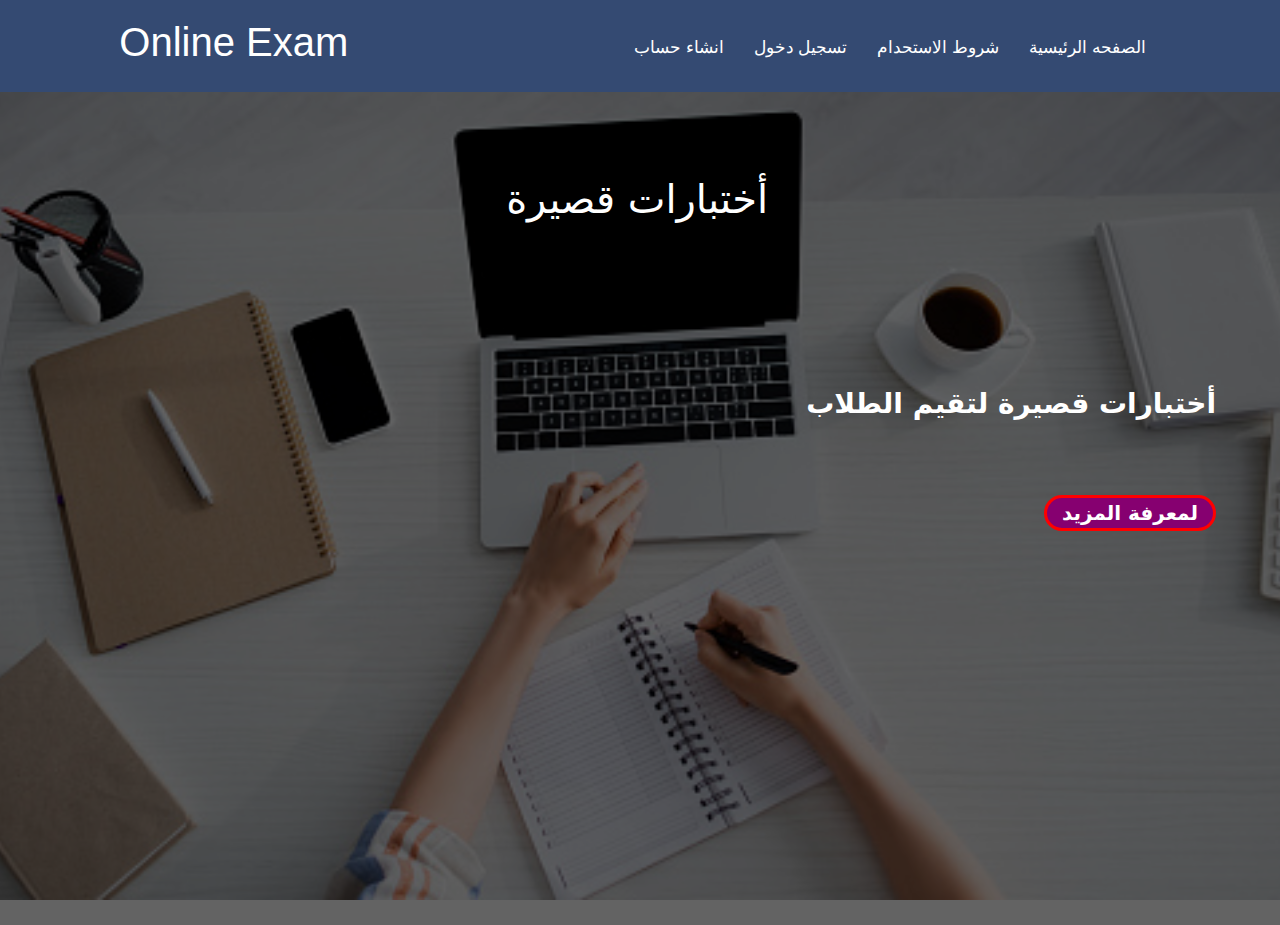
<file: index.html>
<!DOCTYPE html>
<html lang="en">
<head>
    <meta charset="UTF-8">
    <meta http-equiv="X-UA-Compatible" content="IE=edge">
    <meta name="viewport" content="width=device-width, initial-scale=1.0">
    <title>page home</title>
    <link rel="stylesheet" href="css/bootstrap.min.css">
    <link rel="stylesheet" href="css/index.css">
</head>
<body>
    <header class="nm">
        <!-- start navbar -->
        <nav class="nav">
            <h1><a href="index.html">Online Exam</a></h1>
            <ul>
                <li><a href="login.html">انشاء حساب</a></li>
        <li><a href="login.html"> تسجيل دخول</a></li>
        <li><a href="desc.html">شروط الاستحدام</a></li>
        <li><a href="index.html">الصفحه الرئيسية</a></li>
            </ul>
        </nav>
        <!-- end navbar -->
    </header>
    <contact>
        <div class="img">
            <div class="bg">
          <h1 class="des text-white"> أختبارات قصيرة</h1>
          <p class="pp text-white ">أختبارات قصيرة لتقيم الطلاب</p>
        </div>
        </div>
       <button><a href="create.html" class="tt ">لمعرفة المزيد</a></button>
    </contact>
    <footer>
        
    </footer>
</body>
</html>
</file>
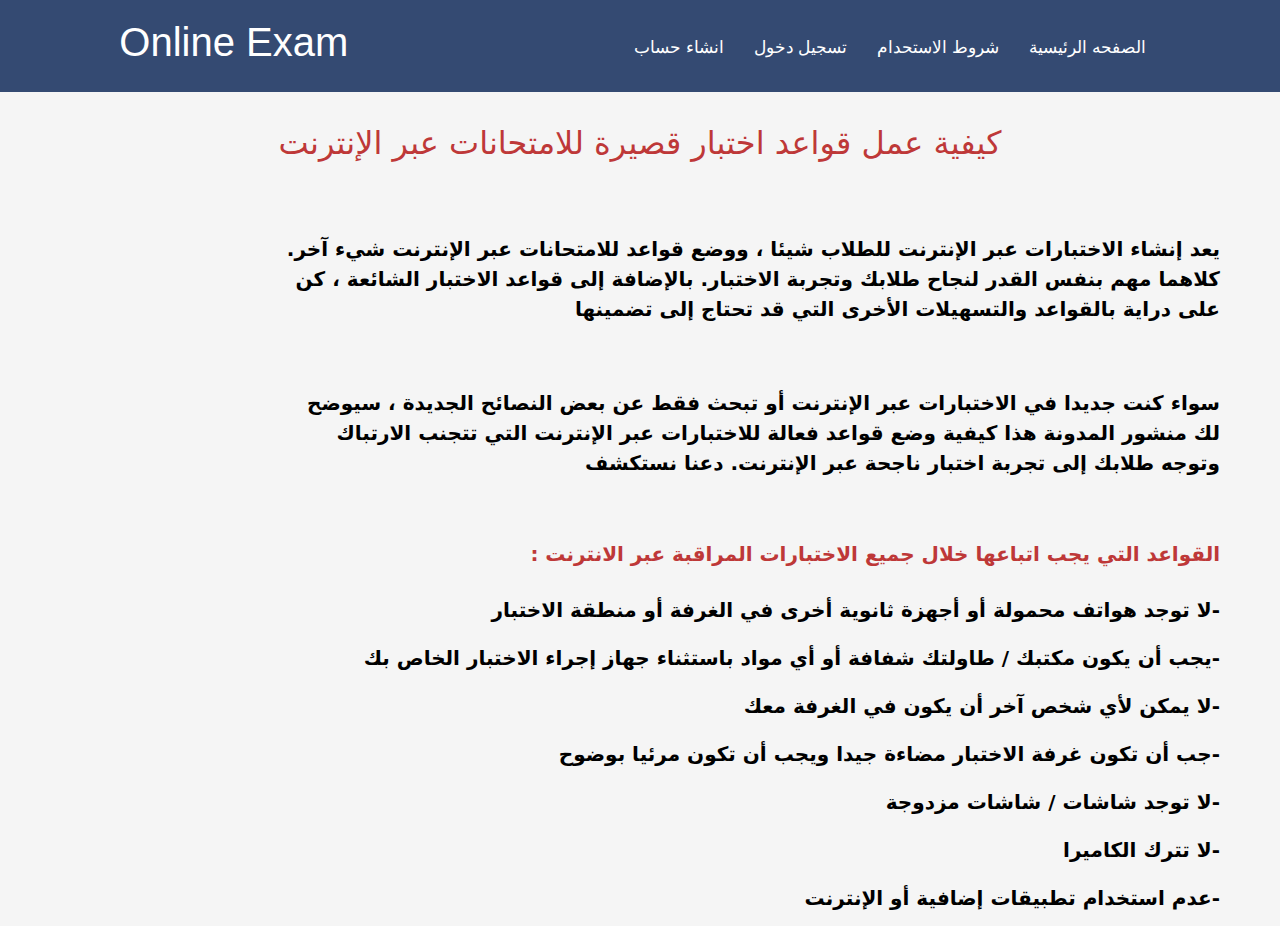
<file: desc.html>
<!DOCTYPE html>
<html lang="en">
<head>
    <meta charset="UTF-8">
    <meta http-equiv="X-UA-Compatible" content="IE=edge">
    <meta name="viewport" content="width=device-width, initial-scale=1.0">
    <title>page home</title>
    <link rel="stylesheet" href="css/bootstrap.min.css">
    <link rel="stylesheet" href="css/desc.css">
</head>
<body>
    <header class="rr">
        <!-- start navbar -->
        <nav class="nav">
            <h1><a href="index.html">Online Exam</a></h1>
            <ul>
                <li><a href="login.html">انشاء حساب</a></li>
                <li><a href="login.html"> تسجيل دخول</a></li>
                <li><a href="desc.html">شروط الاستحدام</a></li>
                <li><a href="index.html">الصفحه الرئيسية</a></li>
            </ul>
        </nav>
        <!-- end navbar -->
    </header>
    <contact>
        <div class="desc">
            <h2 class="te d-flex justify-content-center p-3 mt-3">كيفية عمل قواعد اختبار قصيرة للامتحانات عبر الإنترنت</h2>
            <p class="desc1 container text-end fs-5 pt-5 fw-bold w-75 me-5  ">يعد إنشاء الاختبارات عبر الإنترنت للطلاب شيئا ، ووضع قواعد للامتحانات عبر الإنترنت شيء آخر. كلاهما مهم بنفس القدر لنجاح طلابك وتجربة الاختبار. بالإضافة إلى قواعد الاختبار الشائعة ، كن على دراية بالقواعد والتسهيلات الأخرى التي قد تحتاج إلى تضمينها
          
            </p>
          <p class="desc1 container text-end fs-5 pt-5 fw-bold w-75 me-5 ">سواء كنت جديدا في الاختبارات عبر الإنترنت أو تبحث فقط عن بعض النصائح الجديدة ، سيوضح لك منشور المدونة هذا كيفية وضع قواعد فعالة للاختبارات عبر الإنترنت التي تتجنب الارتباك وتوجه طلابك إلى تجربة اختبار ناجحة عبر الإنترنت. دعنا نستكشف</p>
          <h2 class="desc1 container text-end fs-5 pt-5 fw-bold w-75 me-5 ">: القواعد التي يجب اتباعها خلال جميع الاختبارات المراقبة عبر الانترنت</h2>
          <p class="desc1 container text-end fs-5  fw-bold w-75 me-5 ">
            <h4 class="desc1 container text-end fs-5 pt-3 fw-bold w-75 me-5 ">لا توجد هواتف محمولة أو أجهزة ثانوية أخرى في الغرفة أو منطقة الاختبار-</h4>
            <h4 class="desc1 container text-end fs-5 pt-3 fw-bold w-75 me-5 ">يجب أن يكون مكتبك / طاولتك شفافة أو أي مواد باستثناء جهاز إجراء الاختبار الخاص بك-</h4>
            <h4 class="desc1 container text-end fs-5 pt-3 fw-bold w-75 me-5 "> لا يمكن لأي شخص آخر أن يكون في الغرفة معك-</h4>
            <h4 class="desc1 container text-end fs-5 pt-3 fw-bold w-75 me-5 ">جب أن تكون غرفة الاختبار مضاءة جيدا ويجب أن تكون مرئيا بوضوح-</h4>
            <h4 class="desc1 container text-end fs-5 pt-3 fw-bold w-75 me-5 "> لا توجد شاشات / شاشات مزدوجة-</h4>
            <h4 class="desc1 container text-end fs-5 pt-3 fw-bold w-75 me-5 ">لا تترك الكاميرا-</h4>
            <h4 class="desc1 container text-end fs-5 pt-3 fw-bold w-75 me-5 ">عدم استخدام تطبيقات إضافية أو الإنترنت-</h4>
          </p>
          </div>
    </contact>
    <footer>
          
    </footer>

</body>
</html>
</file>
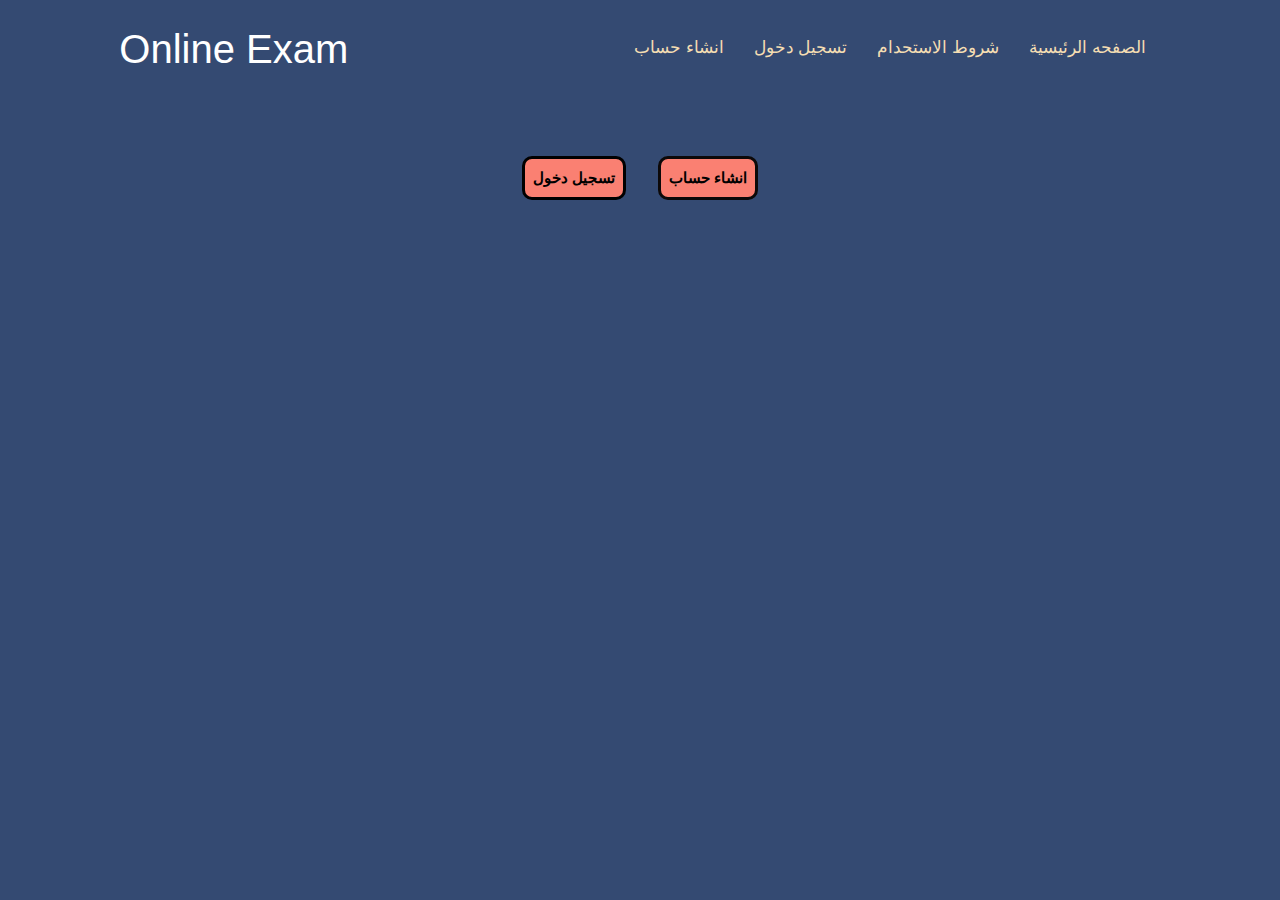
<file: login.html>
<!DOCTYPE html>
<html lang="en">
<head>
    <meta charset="UTF-8">
    <meta http-equiv="X-UA-Compatible" content="IE=edge">
    <meta name="viewport" content="width=device-width, initial-scale=1.0">
    <title>Document</title>
    <link rel="stylesheet" href="css/bootstrap.min.css">
    <link rel="stylesheet" href="css/login.css">
    
</head>
<body>
  <!-- start navbar -->
  <nav class="nav">
    <h1><a href="index.html">Online Exam</a></h1>
    <ul>
        <li><a href="login.html">انشاء حساب</a></li>
        <li><a href="login.html"> تسجيل دخول</a></li>
        <li><a href="desc.html">شروط الاستحدام</a></li>
        <li><a href="index.html">الصفحه الرئيسية</a></li>
    </ul>
</nav>
<!-- end navbar -->
  <!-- start login -->
  <div class="login1 mb-5 mt-5 d-flex justify-content-center">
  <button type="button" class="btn1 m-3 p-2"  onclick="div1()" value="div 1">تسجيل دخول</button>
    <button type="button" class="btn2 m-3 p-2"  onclick="div2()" value="div 2">انشاء حساب</button>
  </div>




  
    <div id="div1">
      <form id="signup-form">
        <h1 class="dd text-white">انشاء حساب</h1>
        <input id="name1" type="text" placeholder="Username" value="" required>
        <input id="email1" type="email" placeholder="E-mail" value="" required>
        <input id="pass1" type="password" placeholder="password" value="" required>
        <input id="pass1" type="password" placeholder="Re-Password" value="" required>
        <br>
        <input id="signup_btn" type="submit" value="Signup">
      </form>
    </div>
  
    <div id="div2">
      <form id="login-form">
        <h1 class="dd text-white">تسجيل دخول</h1>
        <input id="name2" type="text" placeholder="Username" value="" required>
        <input id="pass2" type="password" placeholder="Password" value="" required>
        <br>
        <button id="login_btn" type="submit" value="moveto window" onclick="movetowin()">Login</button>
      </form>
    </div>




  <script src="https://ajax.googleapis.com/ajax/libs/jquery/3.5.1/jquery.min.js"></script>
    <script>
      var win1;
      function div1() {
        document.getElementById('div1').style.display = "none"
        document.getElementById('div2').style.display = "block"
        
      }
      
      function div2() {
        document.getElementById('div1').style.display = "block"
        document.getElementById('div2').style.display = "none"
        
      }
        
      

    //  start login & singup 
    $(document).ready(function () {
      $("#signup-form").submit(function () {
        var nm1 = $("#name1").val();
        var ps1 = $("#pass1").val();
        localStorage.setItem("n1", nm1);
        localStorage.setItem("p1", ps1);
        
      });

    $("#login-form").submit(function () {
      var enteredName = $("#name2").val();
      var enteredPass = $("#pass2").val();

      var storedName = localStorage.getItem("n1");
      var storedPass = localStorage.getItem("p1");

      if (enteredName == storedName && enteredPass == storedPass) {
        window.open("dashboard/dashboard.html","_blank")
      }
      else {
        alert("Username and Password do not match!");
      }
      
    });
    
  });
  //  end login & singup 

    </script>
</body>
</html>
</file>
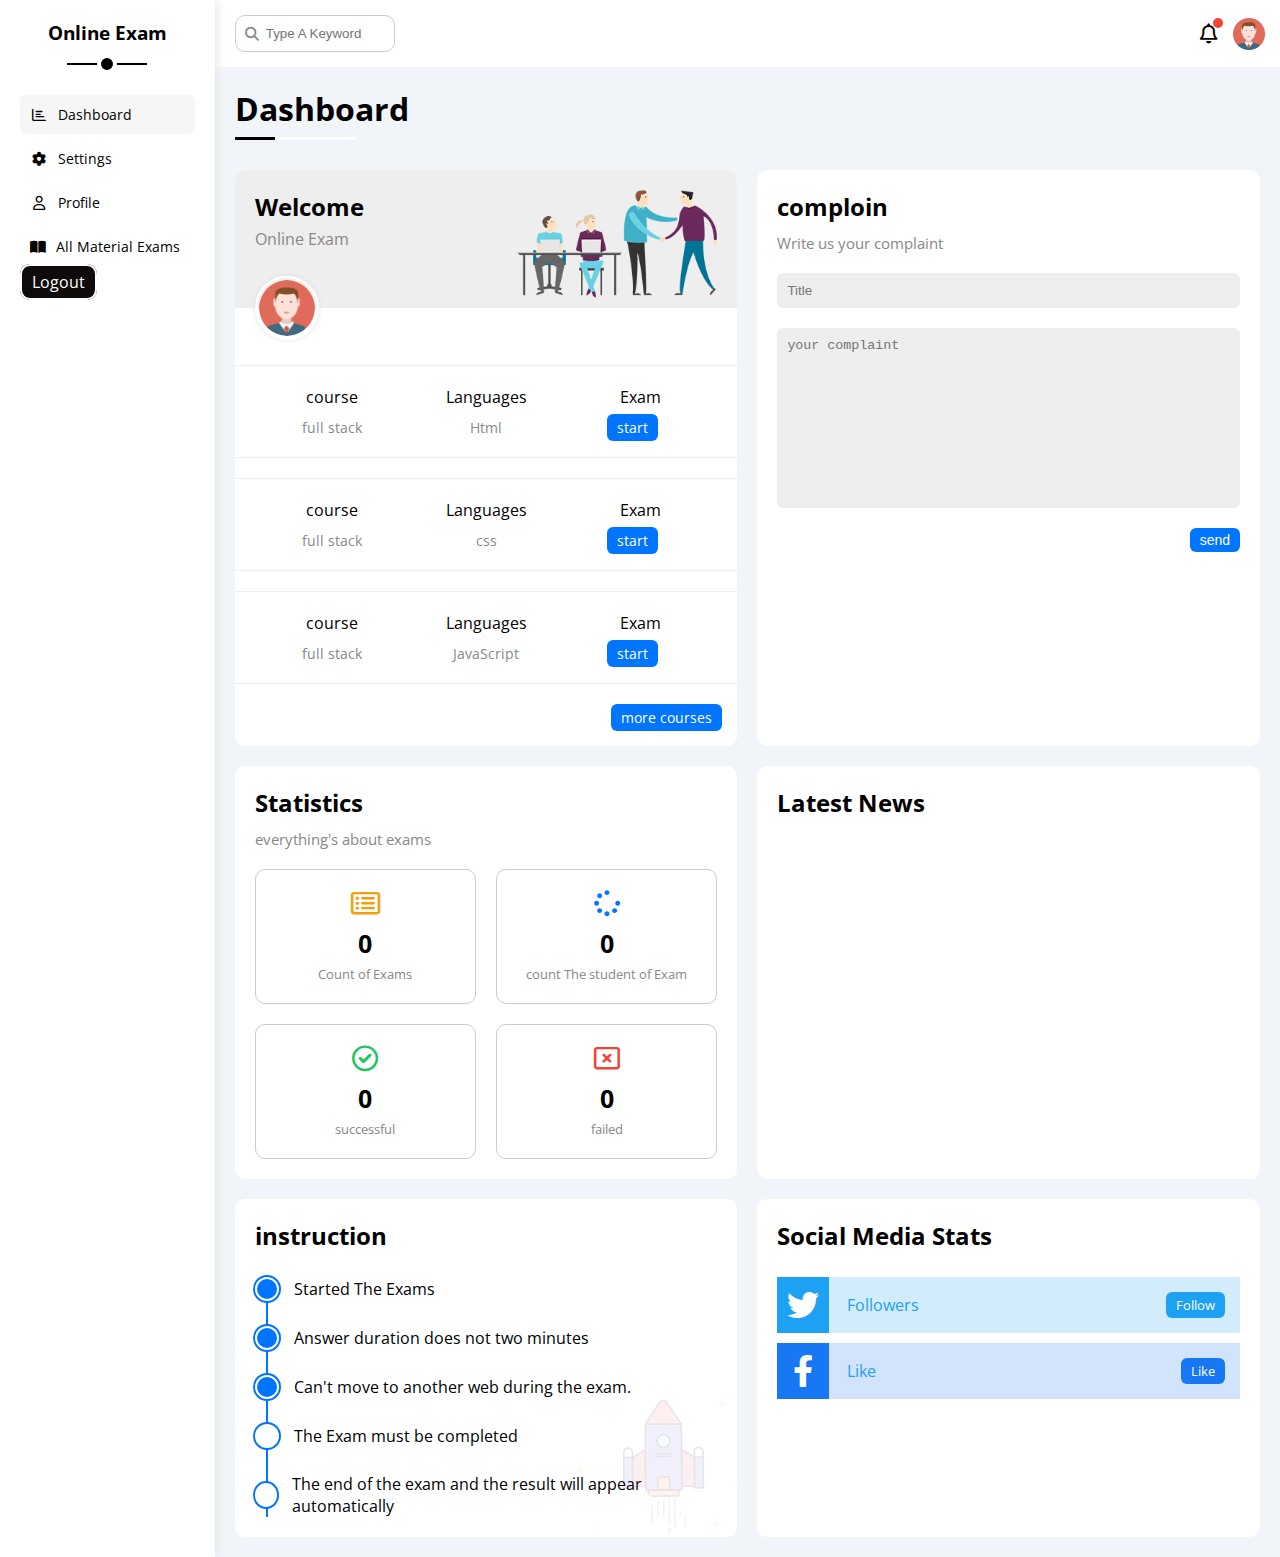
<file: dashboard/dashboard.html>
<!DOCTYPE html>
<html lang="en">
  <head>
    <meta charset="UTF-8" />
    <meta http-equiv="X-UA-Compatible" content="IE=edge" />
    <meta name="viewport" content="width=device-width, initial-scale=1.0" />
    <title>Dashboard</title>
    <link rel="stylesheet" href="css/all.min.css" />
    <link rel="stylesheet" href="css/framework.css" />
    <link rel="stylesheet" href="css/master.css" />
    <link rel="preconnect" href="https://fonts.googleapis.com" />
    <link rel="preconnect" href="https://fonts.gstatic.com" crossorigin />
    <link href="https://fonts.googleapis.com/css2?family=Open+Sans:wght@300;500&display=swap" rel="stylesheet" />
  </head>
  <body>
    <div class="page d-flex">
      <div class="sidebar bg-white p-20 p-relative">
        <h3 class="p-relative txt-c mt-0">Online Exam</h3>
        <ul>
          <li>
            <a class="active d-flex align-center fs-14 c-black rad-6 p-10" href="dashboard.html">
              <i class="fa-regular fa-chart-bar fa-fw"></i>
              <span>Dashboard</span>
            </a>
          </li>
          <li>
            <a class="d-flex align-center fs-14 c-black rad-6 p-10" href="settings.html">
              <i class="fa-solid fa-gear fa-fw"></i>
              <span>Settings</span>
            </a>
          </li>
          <li>
            <a class="d-flex align-center fs-14 c-black rad-6 p-10" href="profile.html">
              <i class="fa-regular fa-user fa-fw"></i>
              <span>Profile</span>
            </a>
          </li>
          <li>
            <a class="d-flex align-center fs-14 c-black rad-6 p-10" href="exam.html">
              <i class="fas fa-book-open"></i>
              <span>All Material Exams</span>
            </a>
          </li>
          <li>
            <a href="../index.html" id="logout-button">
              Logout
            </a>
          </li>
        </ul>
      </div>
      <div class="content w-full">
        <!-- Start Head -->
        <div class="head bg-white p-15 between-flex">
          <div class="search p-relative">
            <input class="p-10" type="search" placeholder="Type A Keyword" />
          </div>
          <div class="icons d-flex align-center">
            <span class="notification p-relative">
              <i class="fa-regular fa-bell fa-lg"></i>
            </span>
            <img src="imgs/avatar.png" alt="" />
          </div>
        </div>
        <!-- End Head -->
        <h1 class="p-relative">Dashboard</h1>
        <div class="wrapper d-grid gap-20">
          <!-- Start Welcome Widget -->
          <div class="welcome bg-white rad-10 txt-c-mobile block-mobile">
            <div class="intro p-20 d-flex space-between bg-eee">
              <div>
                <h2 class="m-0">Welcome</h2>
                <p class="c-grey mt-5">Online Exam</p>
              </div>
              <img class="hide-mobile" src="imgs/welcome.png" alt="" />
            </div>
            <img src="imgs/avatar.png" alt="" class="avatar" />
            <div class="body txt-c d-flex p-20 mt-20 mb-20 block-mobile">
              <div>course <span class="d-block c-grey fs-14 mt-10">full stack</span></div>
              <div>Languages <span class="d-block c-grey fs-14 mt-10">Html</span></div>
              <div>Exam <span class="d-block c-grey fs-14 mt-10"><a href="/exam-pages/exam html/Quiz-html.html" class="visit  fs-14 bg-blue c-white w-fit btn-shape">start</a></span></div>
            </div>
            <div class="body txt-c d-flex p-20 mt-20 mb-20 block-mobile">
              <div>course <span class="d-block c-grey fs-14 mt-10">full stack</span></div>
              <div>Languages <span class="d-block c-grey fs-14 mt-10">css </span></div>
              <div>Exam <span class="d-block c-grey fs-14 mt-10"><a href="/exam-pages/exam css/Quiz-css.html" class="visit  fs-14 bg-blue c-white w-fit btn-shape">start</a></span></div>
            </div>
            <div class="body txt-c d-flex p-20 mt-20 mb-20 block-mobile">
              <div>course <span class="d-block c-grey fs-14 mt-10">full stack</span></div>
              <div>Languages <span class="d-block c-grey fs-14 mt-10">JavaScript</span></div>
              <div>Exam <span class="d-block c-grey fs-14 mt-10"><a href="/exam-pages/exam javascript/Quiz-javascript.html" class="visit  fs-14 bg-blue c-white w-fit btn-shape">start</a></span></div>
            </div>

            <a href="/dashboard/exam.html" class="visit d-block fs-14 bg-blue c-white w-fit btn-shape">more courses</a>
          </div>
          <!-- End Welcome Widget -->
          <!-- Start Quick Draft Widget -->
          <div class="quick-draft p-20 bg-white rad-10">
            <h2 class="mt-0 mb-10">comploin</h2>
            <p class="mt-0 mb-20 c-grey fs-15">Write us your complaint</p>
            <form>
              <input class="d-block mb-20 w-full p-10 b-none bg-eee rad-6" type="text" placeholder="Title" />
              <textarea class="d-block mb-20 w-full p-10 b-none bg-eee rad-6" placeholder="your complaint"></textarea>
              <input class="save d-block fs-14 bg-blue c-white b-none w-fit btn-shape" type="submit" value="send" />
            </form>
          </div>
          <!-- End Quick Draft Widget -->
          <!-- Start Ticket Widget -->
          <div class="tickets p-20 bg-white rad-10">
            <h2 class="mt-0 mb-10">Statistics</h2>
            <p class="mt-0 mb-20 c-grey fs-15">everything's about exams</p>
            <div class="d-flex txt-c gap-20 f-wrap">
              <div class="box p-20 rad-10 fs-13 c-grey">
                <i class="fa-regular fa-rectangle-list fa-2x mb-10 c-orange"></i>
                <span class="d-block c-black fw-bold fs-25 mb-5">0</span>
                Count of Exams
              </div>
              <div class="box p-20 rad-10 fs-13 c-grey">
                <i class="fa-solid fa-spinner fa-2x mb-10 c-blue"></i>
                <span class="d-block c-black fw-bold fs-25 mb-5">0</span>
                count The student of Exam
              </div>
              <div class="box p-20 rad-10 fs-13 c-grey">
                <i class="fa-regular fa-circle-check fa-2x mb-10 c-green"></i>
                <span class="d-block c-black fw-bold fs-25 mb-5">0</span>
                successful
              </div>
              <div class="box p-20 rad-10 fs-13 c-grey">
                <i class="fa-regular fa-rectangle-xmark fa-2x mb-10 c-red"></i>
                <span class="d-block c-black fw-bold fs-25 mb-5">0</span>
                failed
              </div>
            </div>
          </div>
          <!-- End Ticket Widget -->
          <!-- Start Latest News Widget -->
          <div class="latest-news p-20 bg-white rad-10 txt-c-mobile">
            <h2 class="mt-0 mb-20">Latest News</h2>
            <!-- <div class="news-row d-flex align-center">
              <img src="imgs/news-01.png" alt="" />
              <div class="info">
                <h3>Created SASS Section</h3>
                <p class="m-0 fs-14 c-grey">New SASS Examples & Tutorials</p>
              </div>
              <div class="btn-shape bg-eee fs-13 label">1 Days Ago</div>
            </div>
            <div class="news-row d-flex align-center">
              <img src="imgs/news-02.png" alt="" />
              <div class="info">
                <h3>Changed The Design</h3>
                <p class="m-0 fs-14 c-grey">A Brand New Website Design</p>
              </div>
              <div class="btn-shape bg-eee fs-13 label">1 Days Ago</div>
            </div>
            <div class="news-row d-flex align-center">
              <img src="imgs/news-03.png" alt="" />
              <div class="info">
                <h3>Team Increased</h3>
                <p class="m-0 fs-14 c-grey">3 Developers Joined The Team</p>
              </div>
              <div class="btn-shape bg-eee fs-13 label">1 Days Ago</div>
            </div>
            <div class="news-row d-flex align-center">
              <img src="imgs/news-04.png" alt="" />
              <div class="info">
                <h3>Added Payment Gateway</h3>
                <p class="m-0 fs-14 c-grey">Many New Payment Gateways Added</p>
              </div>
              <div class="btn-shape bg-eee fs-13 label">1 Days Ago</div>
            </div> -->
          </div>
          <!-- End Latest News Widget -->
          <!-- Start Last Project Progress Widget -->
          <div class="last-project p-20 bg-white rad-10 p-relative">
            <h2 class="mt-0 mb-20">instruction</h2>
            <ul class="m-0 p-relative">
              <li class="mt-25 d-flex align-center done">Started The Exams</li>
              <li class="mt-25 d-flex align-center done">Answer duration does not two minutes</li>
              <li class="mt-25 d-flex align-center done">Can't move to another web during the exam.</li>
              <li class="mt-25 d-flex align-center current"> The Exam must be completed</li>
              <li class="mt-25 d-flex align-center">The end of the exam and the result will appear automatically</li>
            </ul>
            <img class="launch-icon hide-mobile" src="imgs/project.png" alt="" />
          </div>
          <!-- End Last Project Progress Widget -->
          <!-- Start Social Media Stats Widget -->
          <div class="social-media p-20 bg-white rad-10 p-relative">
            <h2 class="mt-0 mb-25">Social Media Stats</h2>
            <div class="box twitter p-15 p-relative mb-10 between-flex">
              <i class="fa-brands fa-twitter fa-2x c-white h-full center-flex"></i>
              <span>Followers</span>
              <a class="fs-13 c-white btn-shape" href="#">Follow</a>
            </div>
            <div class="box facebook p-15 p-relative mb-10 between-flex">
              <i class="fa-brands fa-facebook-f fa-2x c-white h-full center-flex"></i>
              <span>Like</span>
              <a class="fs-13 c-white btn-shape" href="#">Like</a>
            </div>
          </div>
          <!-- Start End Media Stats Widget -->
        </div>
        
      </div>
    </div>
  </body>
</html>
</file>
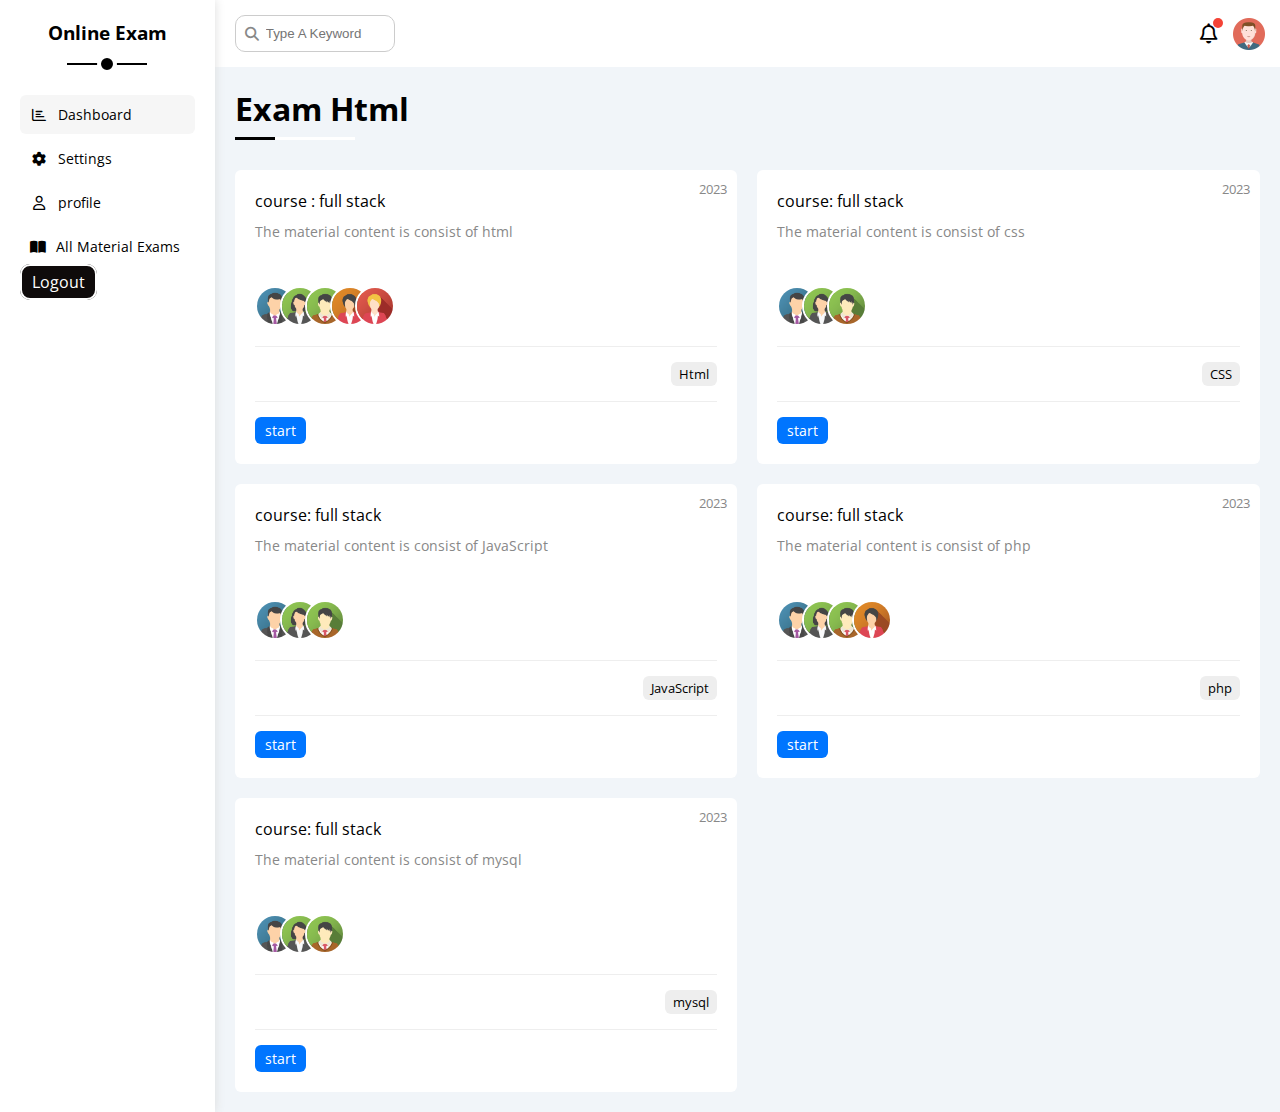
<file: dashboard/exam.html>
<!DOCTYPE html>
<html lang="en">
  <head>
    <meta charset="UTF-8" />
    <meta http-equiv="X-UA-Compatible" content="IE=edge" />
    <meta name="viewport" content="width=device-width, initial-scale=1.0" />
    <title>Exam</title>
    <link rel="stylesheet" href="css/all.min.css" />
    <link rel="stylesheet" href="css/framework.css" />
    <link rel="stylesheet" href="css/master.css" />
    <link rel="preconnect" href="https://fonts.googleapis.com" />
    <link rel="preconnect" href="https://fonts.gstatic.com" crossorigin />
    <link href="https://fonts.googleapis.com/css2?family=Open+Sans:wght@300;500&display=swap" rel="stylesheet" />
  </head>
  <body>
    <div class="page d-flex">
      <div class="sidebar bg-white p-20 p-relative">
        <h3 class="p-relative txt-c mt-0">Online Exam</h3>
        <ul>
          <li>
            <a class="active d-flex align-center fs-14 c-black rad-6 p-10" href="dashboard.html">
              <i class="fa-regular fa-chart-bar fa-fw"></i>
              <span>Dashboard</span>
            </a>
          </li>
          <li>
            <a class="d-flex align-center fs-14 c-black rad-6 p-10" href="settings.html">
              <i class="fa-solid fa-gear fa-fw"></i>
              <span>Settings</span>
            </a>
          </li>
          <li>
            <a class="d-flex align-center fs-14 c-black rad-6 p-10" href="profile.html">
              <i class="fa-regular fa-user fa-fw"></i>
              <span>profile</span>
            </a>
          </li>
          <li>
            <a class="d-flex align-center fs-14 c-black rad-6 p-10" href="exam.html">
              <i class="fas fa-book-open"></i>
              <span>All Material Exams</span>
            </a>
          </li>

          <li>
            <a href="../index.html" id="logout-button">
              Logout
            </a>
          </li>

        </ul>
      </div>
      <div class="content w-full">
        <!-- Start Head -->
        <div class="head bg-white p-15 between-flex">
          <div class="search p-relative">
            <input class="p-10" type="search" placeholder="Type A Keyword" />
          </div>
          <div class="icons d-flex align-center">
            <span class="notification p-relative">
              <i class="fa-regular fa-bell fa-lg"></i>
            </span>
            <img src="imgs/avatar.png" alt="" />
          </div>
        </div>
        <!-- End Head -->
        <h1 class="p-relative">Exam Html</h1>
        <div class="projects-page d-grid m-20 gap-20">
          <div class="project bg-white p-20 rad-6 p-relative">
            <span class="date fs-13 c-grey">2023</span>
            <h4 class="m-0">course : full stack</h4>
            <p class="c-grey mt-10 mb-10 fs-14">The  material content is consist of html </p>
            <div class="team">
              <a href="#"><img src="imgs/team-01.png" alt="" /></a>
              <a href="#"><img src="imgs/team-02.png" alt="" /></a>
              <a href="#"><img src="imgs/team-03.png" alt="" /></a>
              <a href="#"><img src="imgs/team-04.png" alt="" /></a>
              <a href="#"><img src="imgs/team-05.png" alt="" /></a>
            </div>
            <div class="do d-flex">
              <span class="fs-13 rad-6 bg-eee">Html</span>
            </div>
            <div class="info between-flex">
              <a href="../exam-pages/exam html/Quiz-html.html" class="visit  fs-14 bg-blue c-white w-fit btn-shape">start</a>
            </div>
          </div>

          <div class="project bg-white p-20 rad-6 p-relative">
            <span class="date fs-13 c-grey">2023</span>
            <h4 class="m-0">course: full stack</h4>
            <p class="c-grey mt-10 mb-10 fs-14">The  material content is consist of css</p>
            <div class="team">
              <a href="#"><img src="imgs/team-01.png" alt="" /></a>
              <a href="#"><img src="imgs/team-02.png" alt="" /></a>
              <a href="#"><img src="imgs/team-03.png" alt="" /></a>
            </div>
            <div class="do d-flex">
              <span class="fs-13 rad-6 bg-eee">CSS</span>
            </div>
            <div class="info between-flex">
              <a href="../exam-pages/exam css/Quiz-css.html" class="visit  fs-14 bg-blue c-white w-fit btn-shape">start</a>
            </div>
          </div>

          <div class="project bg-white p-20 rad-6 p-relative">
            <span class="date fs-13 c-grey">2023</span>
            <h4 class="m-0">course: full stack</h4>
            <p class="c-grey mt-10 mb-10 fs-14">The  material content is consist of JavaScript</p>
            <div class="team">
              <a href="#"><img src="imgs/team-01.png" alt="" /></a>
              <a href="#"><img src="imgs/team-02.png" alt="" /></a>
              <a href="#"><img src="imgs/team-03.png" alt="" /></a>
            </div>
            <div class="do d-flex">
              <span class="fs-13 rad-6 bg-eee">JavaScript</span>
            </div>
            <div class="info between-flex">
              <a href="../exam-pages/exam javascript/Quiz-javascript.html" class="visit  fs-14 bg-blue c-white w-fit btn-shape">start</a>
            </div>
          </div>

          <div class="project bg-white p-20 rad-6 p-relative">
            <span class="date fs-13 c-grey">2023</span>
            <h4 class="m-0">course: full stack</h4>
            <p class="c-grey mt-10 mb-10 fs-14">The  material content is consist of php</p>
            <div class="team">
              <a href="#"><img src="imgs/team-01.png" alt="" /></a>
              <a href="#"><img src="imgs/team-02.png" alt="" /></a>
              <a href="#"><img src="imgs/team-03.png" alt="" /></a>
              <a href="#"><img src="imgs/team-04.png" alt="" /></a>
            </div>
            <div class="do d-flex">
              <span class="fs-13 rad-6 bg-eee">php</span>
            </div>
            <div class="info between-flex">
              <a href="../exam-pages/exam php/Quiz-php.html" class="visit  fs-14 bg-blue c-white w-fit btn-shape">start</a>
            </div>
          </div>

          <div class="project bg-white p-20 rad-6 p-relative">
            <span class="date fs-13 c-grey">2023</span>
            <h4 class="m-0">course: full stack</h4>
            <p class="c-grey mt-10 mb-10 fs-14">The  material content is consist of mysql</p>
            <div class="team">
              <a href="#"><img src="imgs/team-01.png" alt="" /></a>
              <a href="#"><img src="imgs/team-02.png" alt="" /></a>
              <a href="#"><img src="imgs/team-03.png" alt="" /></a>
            </div>
            <div class="do d-flex">
              <span class="fs-13 rad-6 bg-eee">mysql</span>
            </div>
            <div class="info between-flex">
              <a href="../exam-pages/exam mysql/Quiz-mysql.html" class="visit  fs-14 bg-blue c-white w-fit btn-shape">start</a>
            </div>
          </div>
          <!-- <div class="project bg-white p-20 rad-6 p-relative">
            <span class="date fs-13 c-grey">15/6/2022</span>
            <h4 class="m-0">Mohamed Application</h4>
            <p class="c-grey mt-10 mb-10 fs-14">Mohamed Application Project Design</p>
            <div class="team">
              <a href="#"><img src="imgs/team-01.png" alt="" /></a>
              <a href="#"><img src="imgs/team-02.png" alt="" /></a>
              <a href="#"><img src="imgs/team-03.png" alt="" /></a>
            </div>
            <div class="do d-flex">
              <span class="fs-13 rad-6 bg-eee">Design</span>
            </div>
            <div class="info between-flex">
              <div class="prog bg-eee">
                <span class="bg-red" style="width: 40%"></span>
              </div>
              <div class="fs-14 c-grey">
                <i class="fa-solid fa-dollar-sign"></i>
                950
              </div>
            </div>
          </div>
          <div class="project bg-white p-20 rad-6 p-relative">
            <span class="date fs-13 c-grey">15/6/2022</span>
            <h4 class="m-0">Mohamed Dashboard</h4>
            <p class="c-grey mt-10 mb-10 fs-14">Mohamed Dashboard Project Design And Programming And Hosting</p>
            <div class="team">
              <a href="#"><img src="imgs/team-01.png" alt="" /></a>
              <a href="#"><img src="imgs/team-02.png" alt="" /></a>
              <a href="#"><img src="imgs/team-03.png" alt="" /></a>
              <a href="#"><img src="imgs/team-04.png" alt="" /></a>
            </div>
            <div class="do d-flex">
              <span class="fs-13 rad-6 bg-eee">Programming</span>
              <span class="fs-13 rad-6 bg-eee">Design</span>
              <span class="fs-13 rad-6 bg-eee">Hosting</span>
              <span class="fs-13 rad-6 bg-eee">Marketing</span>
            </div>
            <div class="info between-flex">
              <div class="prog bg-eee">
                <span class="bg-green" style="width: 65%"></span>
              </div>
              <div class="fs-14 c-grey">
                <i class="fa-solid fa-dollar-sign"></i>
                1950
              </div>
            </div>
          </div>
          <div class="project bg-white p-20 rad-6 p-relative">
            <span class="date fs-13 c-grey">15/6/2022</span>
            <h4 class="m-0">Mohamed Portal</h4>
            <p class="c-grey mt-10 mb-10 fs-14">Mohamed Portal Project Design And Programming</p>
            <div class="team">
              <a href="#"><img src="imgs/team-01.png" alt="" /></a>
              <a href="#"><img src="imgs/team-02.png" alt="" /></a>
              <a href="#"><img src="imgs/team-03.png" alt="" /></a>
            </div>
            <div class="do d-flex">
              <span class="fs-13 rad-6 bg-eee">Programming</span>
              <span class="fs-13 rad-6 bg-eee">Design</span>
            </div>
            <div class="info between-flex">
              <div class="prog bg-eee">
                <span class="bg-green" style="width: 60%"></span>
              </div>
              <div class="fs-14 c-grey">
                <i class="fa-solid fa-dollar-sign"></i>
                1650
              </div>
            </div>
          </div>
          <div class="project bg-white p-20 rad-6 p-relative">
            <span class="date fs-13 c-grey">15/6/2022</span>
            <h4 class="m-0">Ahmed Application</h4>
            <p class="c-grey mt-10 mb-10 fs-14">Ahmed Application Project Design</p>
            <div class="team">
              <a href="#"><img src="imgs/team-01.png" alt="" /></a>
              <a href="#"><img src="imgs/team-02.png" alt="" /></a>
              <a href="#"><img src="imgs/team-03.png" alt="" /></a>
            </div>
            <div class="do d-flex">
              <span class="fs-13 rad-6 bg-eee">Design</span>
            </div>
            <div class="info between-flex">
              <div class="prog bg-eee">
                <span class="bg-green" style="width: 90%"></span>
              </div>
              <div class="fs-14 c-grey">
                <i class="fa-solid fa-dollar-sign"></i>
                950
              </div>
            </div>
          </div> -->

          
          </div>
        </div>
      </div>
    </div>
  </body>
</html>
</file>
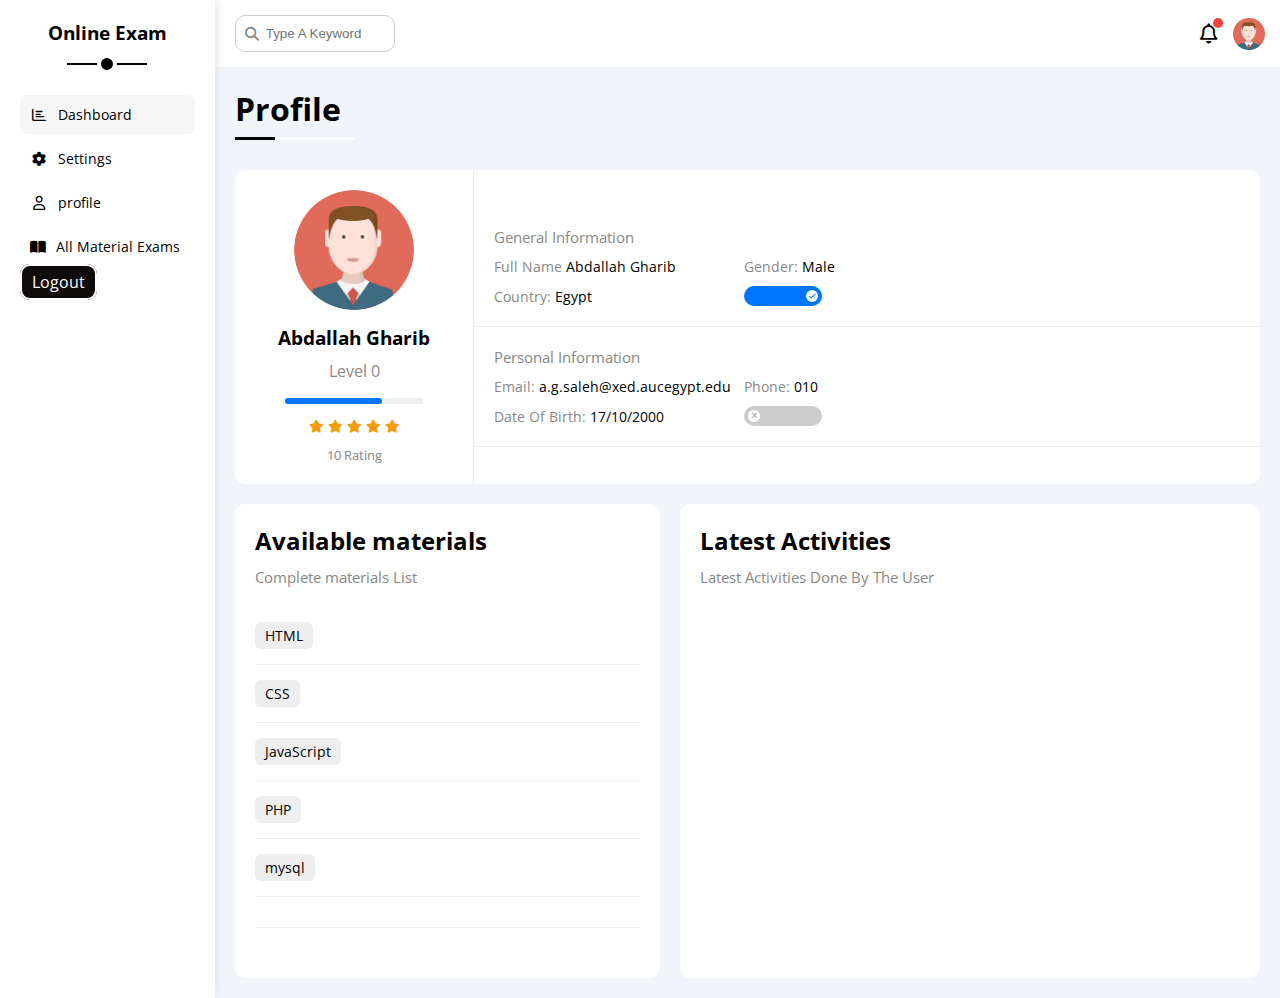
<file: dashboard/profile.html>
<!DOCTYPE html>
<html lang="en">
  <head>
    <meta charset="UTF-8" />
    <meta http-equiv="X-UA-Compatible" content="IE=edge" />
    <meta name="viewport" content="width=device-width, initial-scale=1.0" />
    <title>Profile</title>
    <link rel="stylesheet" href="css/all.min.css" />
    <link rel="stylesheet" href="css/framework.css" />
    <link rel="stylesheet" href="css/master.css" />
    <link rel="preconnect" href="https://fonts.googleapis.com" />
    <link rel="preconnect" href="https://fonts.gstatic.com" crossorigin />
    <link href="https://fonts.googleapis.com/css2?family=Open+Sans:wght@300;500&display=swap" rel="stylesheet" />
  </head>
  <body>
    <div class="page d-flex">
      <div class="sidebar bg-white p-20 p-relative">
        <h3 class="p-relative txt-c mt-0">Online Exam</h3>
        <ul>
          <li>
            <a class="active d-flex align-center fs-14 c-black rad-6 p-10" href="dashboard.html">
              <i class="fa-regular fa-chart-bar fa-fw"></i>
              <span>Dashboard</span>
            </a>
          </li>
          <li>
            <a class="d-flex align-center fs-14 c-black rad-6 p-10" href="settings.html">
              <i class="fa-solid fa-gear fa-fw"></i>
              <span>Settings</span>
            </a>
          </li>
          <li>
            <a class="d-flex align-center fs-14 c-black rad-6 p-10" href="profile.html">
              <i class="fa-regular fa-user fa-fw"></i>
              <span>profile</span>
            </a>
          </li>
          <li>
            <a class="d-flex align-center fs-14 c-black rad-6 p-10" href="exam.html">
              <i class="fas fa-book-open"></i>
              <span>All Material Exams</span>
            </a>
          </li>
          <li>
            <a href="../index.html" id="logout-button">
              Logout
            </a>
          </li>
        </ul>
      </div>
      <div class="content w-full">
        <!-- Start Head -->
        <div class="head bg-white p-15 between-flex">
          <div class="search p-relative">
            <input class="p-10" type="search" placeholder="Type A Keyword" />
          </div>
          <div class="icons d-flex align-center">
            <span class="notification p-relative">
              <i class="fa-regular fa-bell fa-lg"></i>
            </span>
            <img src="imgs/avatar.png" alt="" />
          </div>
        </div>
        <!-- End Head -->
        <h1 class="p-relative">Profile</h1>
        <div class="profile-page m-20">
          <!-- Start Overview -->
          <div class="overview bg-white rad-10 d-flex align-center">
            <div class="avatar-box txt-c p-20">
              <img class="rad-half mb-10" src="imgs/avatar.png" alt="" />
              <h3 class="m-0">Abdallah Gharib</h3>
              <p class="c-grey mt-10">Level 0</p>
              <div class="level rad-3 bg-eee p-relative">
                <span style="width: 70%"></span>
              </div>
              <div class="rating mt-10 mb-10">
                <i class="fa-solid fa-star c-orange fs-13"></i>
                <i class="fa-solid fa-star c-orange fs-13"></i>
                <i class="fa-solid fa-star c-orange fs-13"></i>
                <i class="fa-solid fa-star c-orange fs-13"></i>
                <i class="fa-solid fa-star c-orange fs-13"></i>
              </div>
              <p class="c-grey m-0 fs-13">10 Rating</p>
            </div>
            <div class="info-box w-full txt-c-mobile">
              <!-- Start Information Row -->
              <div class="box p-20 d-flex align-center">
                <h4 class="c-grey fs-15 m-0 w-full">General Information</h4>
                <div class="fs-14">
                  <span class="c-grey">Full Name</span>
                  <span>Abdallah Gharib</span>
                </div>
                <div class="fs-14">
                  <span class="c-grey">Gender:</span>
                  <span>Male</span>
                </div>
                <div class="fs-14">
                  <span class="c-grey">Country:</span>
                  <span>Egypt</span>
                </div>
                <div class="fs-14">
                  <label>
                    <input class="toggle-checkbox" type="checkbox" checked />
                    <div class="toggle-switch"></div>
                  </label>
                </div>
              </div>
              <!-- End Information Row -->
              <!-- Start Information Row -->
              <div class="box p-20 d-flex align-center">
                <h4 class="c-grey w-full fs-15 m-0">Personal Information</h4>
                <div class="fs-14">
                  <span class="c-grey">Email:</span>
                  <span>a.g.saleh@xed.aucegypt.edu</span>
                </div>
                <div class="fs-14">
                  <span class="c-grey">Phone:</span>
                  <span>010</span>
                </div>
                <div class="fs-14">
                  <span class="c-grey">Date Of Birth:</span>
                  <span>17/10/2000</span>
                </div>
                <div class="fs-14">
                  <label>
                    <input class="toggle-checkbox" type="checkbox" />
                    <div class="toggle-switch"></div>
                  </label>
                </div>
              </div>
              <!-- End Information Row -->
              
            </div>
          </div>
          <!-- End Overview -->
          <!-- Start Other Data -->
          <div class="other-data d-flex gap-20">
            <div class="skills-card p-20 bg-white rad-10 mt-20">
              <h2 class="mt-0 mb-10">Available materials</h2>
              <p class="mt-0 mb-20 c-grey fs-15">Complete materials List</p>
              <ul class="m-0 txt-c-mobile">
                <li><span>HTML</span></li>
                <li><span>CSS</span></li>
                <li><span>JavaScript</span></li>
                <li><span>PHP</span></li>
                <li><span>mysql</span></li>
                <li></li>
                <li></li>
              </ul>
            </div>
            <div class="activities p-20 bg-white rad-10 mt-20">
              <h2 class="mt-0 mb-10">Latest Activities</h2>
              <p class="mt-0 mb-20 c-grey fs-15">Latest Activities Done By The User</p>
              </div>
            </div>
          </div>
          <!-- End Other Data -->
        </div>
      </div>
    </div>
  </body>
</html>
</file>
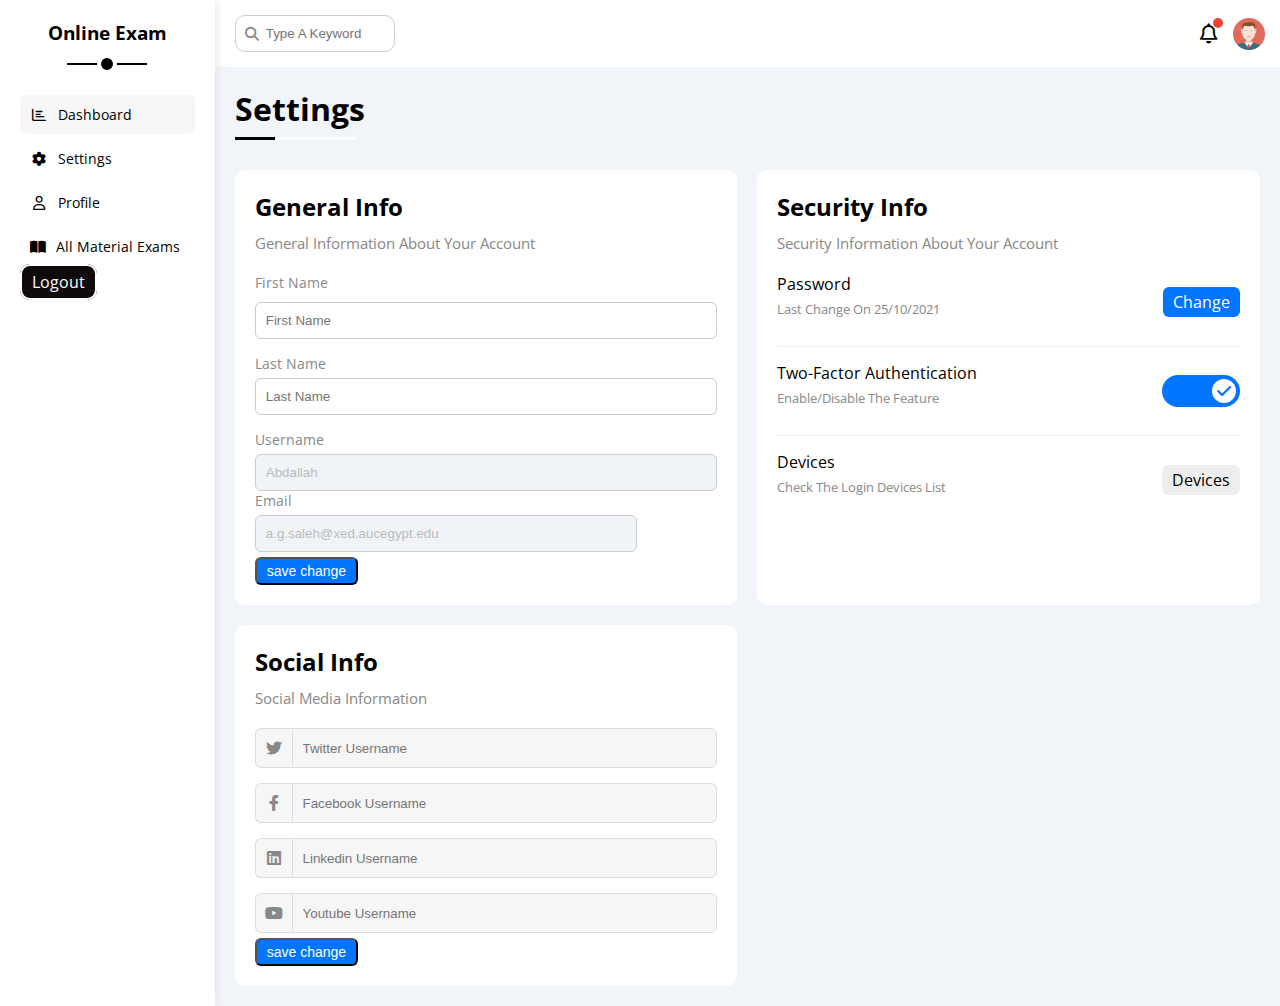
<file: dashboard/settings.html>
<!DOCTYPE html>
<html lang="en">
  <head>
    <meta charset="UTF-8" />
    <meta http-equiv="X-UA-Compatible" content="IE=edge" />
    <meta name="viewport" content="width=device-width, initial-scale=1.0" />
    <title>Settings</title>
    <link rel="stylesheet" href="css/all.min.css" />
    <link rel="stylesheet" href="css/framework.css" />
    <link rel="stylesheet" href="css/master.css" />
    <link rel="preconnect" href="https://fonts.googleapis.com" />
    <link rel="preconnect" href="https://fonts.gstatic.com" crossorigin />
    <link href="https://fonts.googleapis.com/css2?family=Open+Sans:wght@300;500&display=swap" rel="stylesheet" />
  </head>
  <body>
    <div class="page d-flex">
      <div class="sidebar bg-white p-20 p-relative">
        <h3 class="p-relative txt-c mt-0">Online Exam</h3>
        <ul>
          <li>
            <a class="active d-flex align-center fs-14 c-black rad-6 p-10" href="dashboard.html">
              <i class="fa-regular fa-chart-bar fa-fw"></i>
              <span>Dashboard</span>
            </a>
          </li>
          <li>
            <a class="d-flex align-center fs-14 c-black rad-6 p-10" href="settings.html">
              <i class="fa-solid fa-gear fa-fw"></i>
              <span>Settings</span>
            </a>
          </li>
          <li>
            <a class="d-flex align-center fs-14 c-black rad-6 p-10" href="profile.html">
              <i class="fa-regular fa-user fa-fw"></i>
              <span>Profile</span>
            </a>
          </li>
          <li>
            <a class="d-flex align-center fs-14 c-black rad-6 p-10" href="exam.html">
              <i class="fas fa-book-open"></i>
              <span>All Material Exams</span>
            </a>
          </li>
          <li>
            <a href="../index.html" id="logout-button" >
              Logout
            </a>
          </li>
        </ul>
      </div>
      <div class="content w-full">
        <!-- Start Head -->
        <div class="head bg-white p-15 between-flex">
          <div class="search p-relative">
            <input class="p-10" type="search" placeholder="Type A Keyword" />
          </div>
          <div class="icons d-flex align-center">
            <span class="notification p-relative">
              <i class="fa-regular fa-bell fa-lg"></i>
            </span>
            <img src="imgs/avatar.png" alt="" />
          </div>
        </div>
        <!-- End Head -->
        <h1 class="p-relative">Settings</h1>
        <div class="settings-page m-20 d-grid gap-20">
          <!-- Start Settings Box -->
          <div class="p-20 bg-white rad-10">
            <h2 class="mt-0 mb-10">General Info</h2>
            <p class="mt-0 mb-20 c-grey fs-15">General Information About Your Account</p>
            <div class="mb-15">
              <label class="fs-14 c-grey d-block mb-10" for="first">First Name</label>
              <input
                class="b-none border-ccc p-10 rad-6 d-block w-full"
                type="text"
                id="first"
                placeholder="First Name"
              />
            </div>
            <div class="mb-15">
              <label class="fs-14 c-grey d-block mb-5" for="last">Last Name</label>
              <input
                class="b-none border-ccc p-10 rad-6 d-block w-full"
                id="last"
                type="text"
                placeholder="Last Name"
              />
            </div>
            <div>
              <label class="fs-14 c-grey d-block mb-5" for="Username">Username</label>
              <input
                class="username b-none border-ccc p-10 rad-6 w-full mr-10"
                id="username"
                type="text"
                value="Abdallah"
                disabled
              />
              <label class="fs-14 c-grey d-block mb-5" for="email">Email</label>
              <input
                class="email b-none border-ccc p-10 rad-6 w-full mr-10"
                id="email"
                type="email"
                value="a.g.saleh@xed.aucegypt.edu"
                disabled
              />
              <button class="visit d-block fs-14 bg-blue c-white w-fit btn-shape mt-5">save change</button>
            </div>
          </div>
          <!-- End Settings Box -->
          <!-- Start Settings Box -->
          <div class="p-20 bg-white rad-10">
            <h2 class="mt-0 mb-10">Security Info</h2>
            <p class="mt-0 mb-20 c-grey fs-15">Security Information About Your Account</p>
            <div class="sec-box mb-15 between-flex">
              <div>
                <span>Password</span>
                <p class="c-grey mt-5 mb-0 fs-13">Last Change On 25/10/2021</p>
              </div>
              <a class="button bg-blue c-white btn-shape" href="#">Change</a>
            </div>
            <div class="sec-box mb-15 between-flex">
              <div>
                <span>Two-Factor Authentication</span>
                <p class="c-grey mt-5 mb-0 fs-13">Enable/Disable The Feature</p>
              </div>
              <label>
                <input class="toggle-checkbox" type="checkbox" checked />
                <div class="toggle-switch"></div>
              </label>
            </div>
            <div class="sec-box between-flex">
              <div>
                <span>Devices</span>
                <p class="c-grey mt-5 mb-0 fs-13">Check The Login Devices List</p>
              </div>
              <a class="bg-eee c-black btn-shape" href="#">Devices</a>
            </div>
          </div>
          <!-- End Settings Box -->
          <!-- Start Settings Box -->
          <div class="social-boxes p-20 bg-white rad-10">
            <h2 class="mt-0 mb-10">Social Info</h2>
            <p class="mt-0 mb-20 c-grey fs-15">Social Media Information</p>
            <div class="d-flex align-center mb-15">
              <i class="fa-brands fa-twitter center-flex c-grey"></i>
              <input class="w-full" type="text" placeholder="Twitter Username" />
            </div>
            <div class="d-flex align-center mb-15">
              <i class="fa-brands fa-facebook-f center-flex c-grey"></i>
              <input class="w-full" type="text" placeholder="Facebook Username" />
            </div>
            <div class="d-flex align-center mb-15">
              <i class="fa-brands fa-linkedin center-flex c-grey"></i>
              <input class="w-full" type="text" placeholder="Linkedin Username" />
            </div>
            <div class="d-flex align-center">
              <i class="fa-brands fa-youtube center-flex c-grey"></i>
              <input class="w-full" type="text" placeholder="Youtube Username" />
            </div>
            <button class="visit d-block fs-14 bg-blue c-white w-fit btn-shape mt-5">save change</button>
          </div>
          <!-- End Settings Box -->
        </div>
      </div>
    </div>
  </body>
</html>
</file>
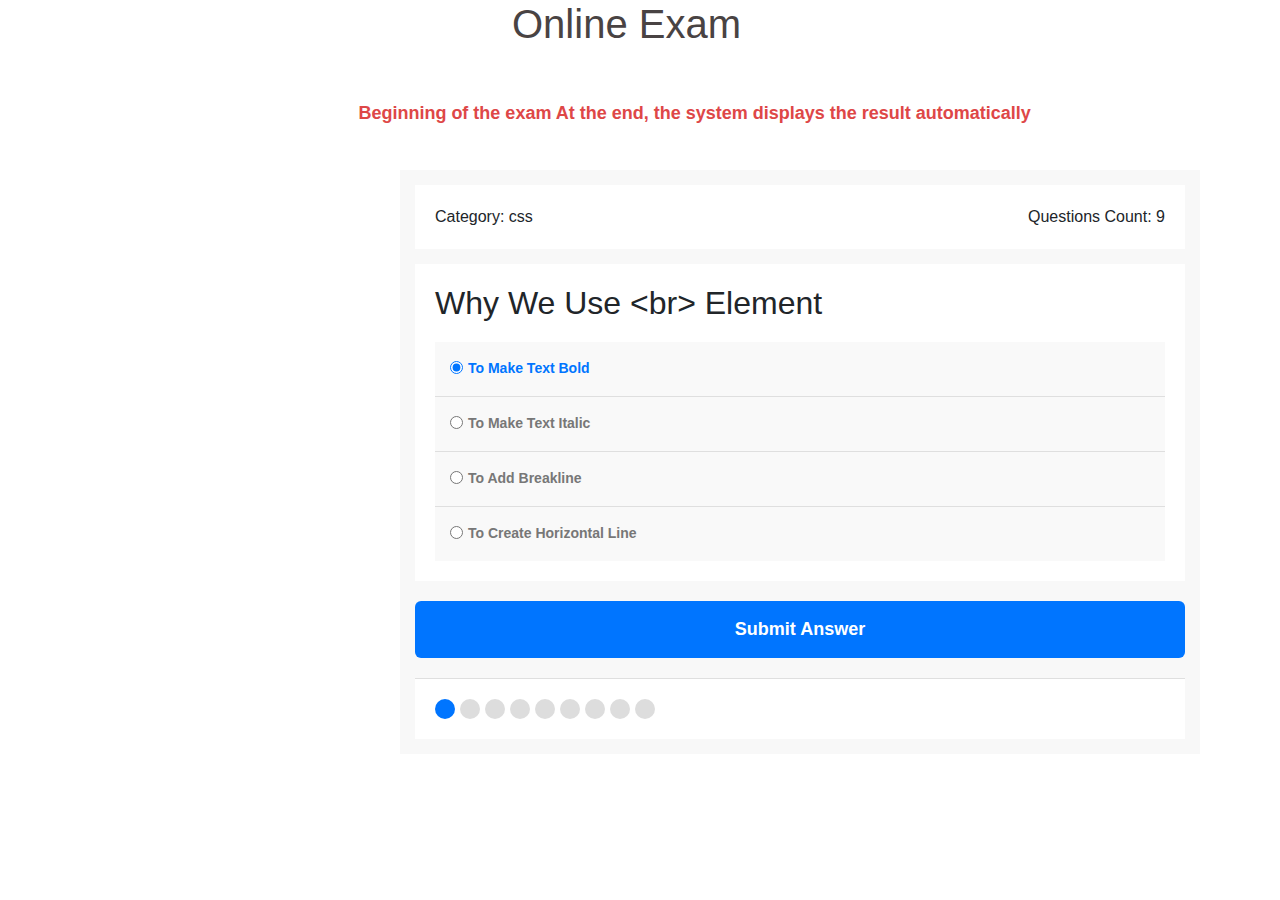
<file: exam-pages/exam css/Quiz-css.html>
<!DOCTYPE html>
<html lang="en">
  <head>
    <meta charset="UTF-8" />
    <meta name="viewport" content="width=device-width, initial-scale=1.0" />
    <title>Quiz App</title>
    <link rel="stylesheet" href="../exam css/css/bootstrap.min.css">
    <link rel="stylesheet" href="../exam css/css/Quiz App.css" />
    <link rel="stylesheet" href="/dashboard/css/master.css" />
    <link rel="stylesheet" href="/dashboard/css/framework.css" />
    <link rel="stylesheet" href="/dashboard/css/all.min.css" />
  </head>
  <body>

    <h1><a href="index.html" style="text-decoration: none; color: rgb(73, 67, 67); display: flex; justify-content: center;">Online Exam</a></h1>
    <p>Beginning of the exam At the end, the system displays the result automatically</p>

<div class="quiz-app">
  <div class="quiz-info">
    <div class="category">Category: <span>css</span></div>
    <div class="count">Questions Count: <span></span></div>
  </div>
  <div class="quiz-area"></div>
  <div class="answers-area"></div>
  <button class="submit-button">Submit Answer</button>
  <div class="bullets">
    <div class="spans"></div>
    <div class="countdown"></div>
  </div>
  <div class="results">
  </div>
</div>
<div id="me">
  
</div>
<div>
</div>
    <script src="/exam-pages/exam css/js/quiz-app.js"></script>
  </body>
</html>
</file>
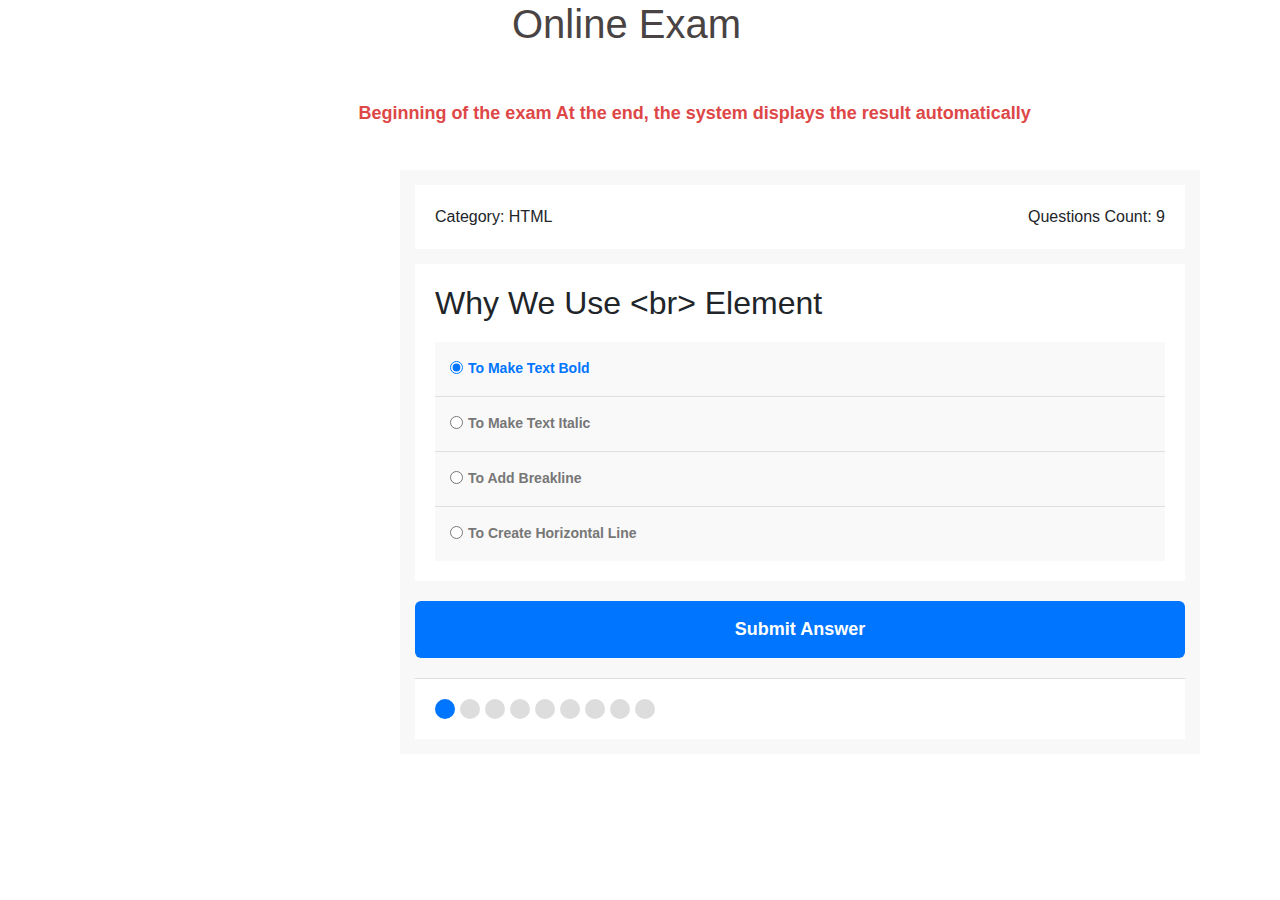
<file: exam-pages/exam html/Quiz-html.html>
<!DOCTYPE html>
<html lang="en">
  <head>
    <meta charset="UTF-8" />
    <meta name="viewport" content="width=device-width, initial-scale=1.0" />
    <title>Quiz App</title>
    <link rel="stylesheet" href="../exam html/css/bootstrap.min.css">
    <link rel="stylesheet" href="../exam html/css/Quiz App.css" />
    <link rel="stylesheet" href="/dashboard/css/all.min.css" />
    <link rel="stylesheet" href="/dashboard/css/framework.css" />
    <link rel="stylesheet" href="/dashboard/css/all.min.css" />

  </head>
  <body>

    <h1><a href="index.html" style="text-decoration: none; color: rgb(73, 67, 67); display: flex; justify-content: center;">Online Exam</a></h1>
    <p>Beginning of the exam At the end, the system displays the result automatically</p>

<div class="quiz-app">
  <div class="quiz-info">
    <div class="category">Category: <span>HTML</span></div>
    <div class="count">Questions Count: <span></span></div>
  </div>
  <div class="quiz-area"></div>
  <div class="answers-area"></div>
  <button class="submit-button">Submit Answer</button>
  <div class="bullets">
    <div class="spans"></div>
    <div class="countdown"></div>
  </div>
  <div class="results"></div>
</div>
<div class="me">
  
</div>
<div>
</div>
    <script src="../exam html/js/quiz-app.js"></script>
  </body>
</html>
</file>
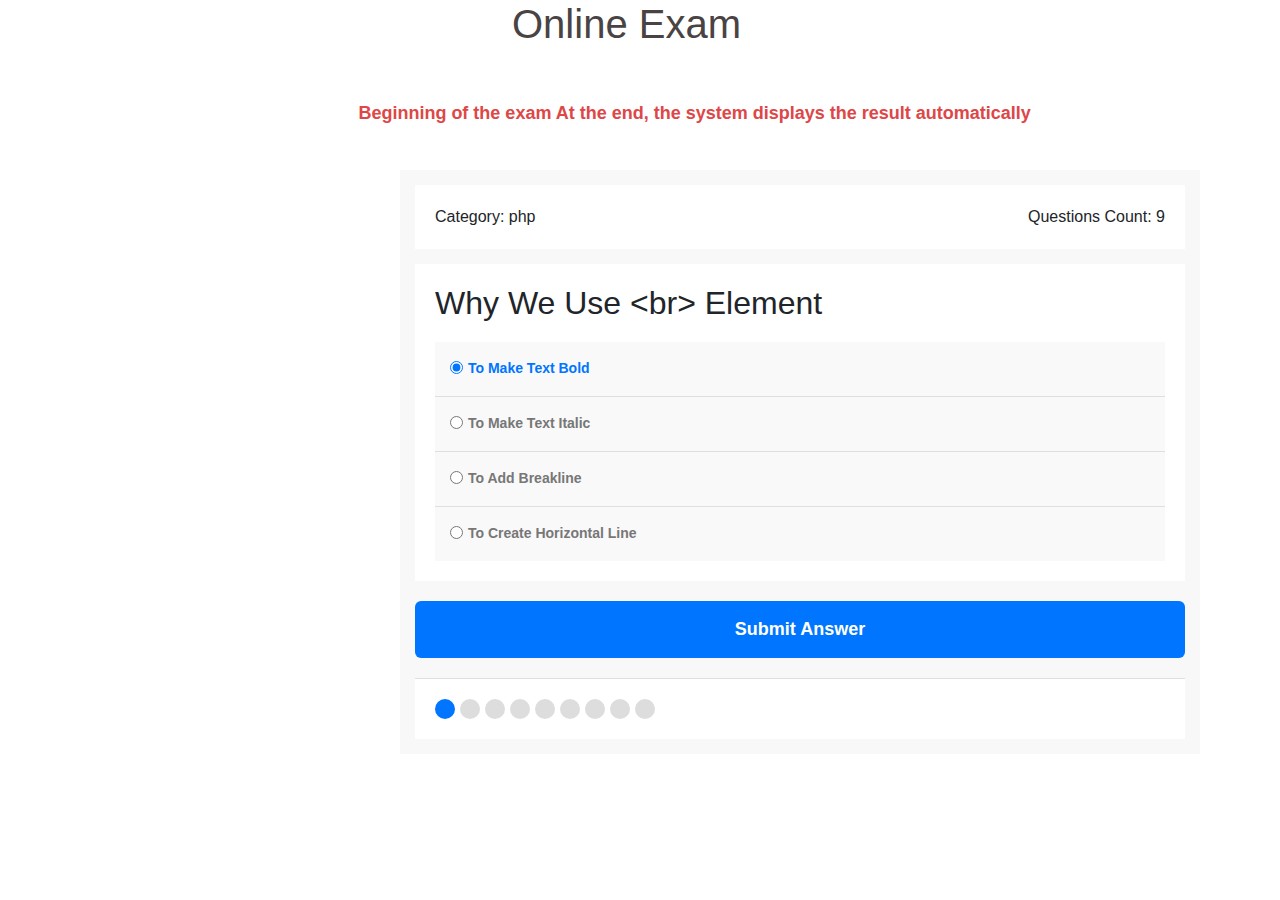
<file: exam-pages/exam javascript/Quiz-javascript.html>
<!DOCTYPE html>
<html lang="en">
  <head>
    <meta charset="UTF-8" />
    <meta name="viewport" content="width=device-width, initial-scale=1.0" />
    <title>Quiz App</title>
    <link rel="stylesheet" href="/exam-pages/exam javascript/css/bootstrap.min.css">
    <link rel="stylesheet" href="/exam-pages/exam javascript/css/Quiz App.css" />
    <link rel="stylesheet" href="/dashboard/css/master.css" />
    <link rel="stylesheet" href="/dashboard/css/framework.css" />
    <link rel="stylesheet" href="/dashboard/css/all.min.css" />
  </head>
  <body>

    <h1><a href="index.html" style="text-decoration: none; color: rgb(73, 67, 67); display: flex; justify-content: center;">Online Exam</a></h1>
    <p>Beginning of the exam At the end, the system displays the result automatically</p>

<div class="quiz-app">
  <div class="quiz-info">
    <div class="category">Category: <span>php</span></div>
    <div class="count">Questions Count: <span></span></div>
  </div>
  <div class="quiz-area"></div>
  <div class="answers-area"></div>
  <button class="submit-button">Submit Answer</button>
  <div class="bullets">
    <div class="spans"></div>
    <div class="countdown"></div>
  </div>
  <div class="results">
  </div>
</div>
<div id="me">
  
</div>
<div>
</div>
    <script src="/exam-pages/exam javascript/js/quiz-app.js"></script>
  </body>
</html>
</file>
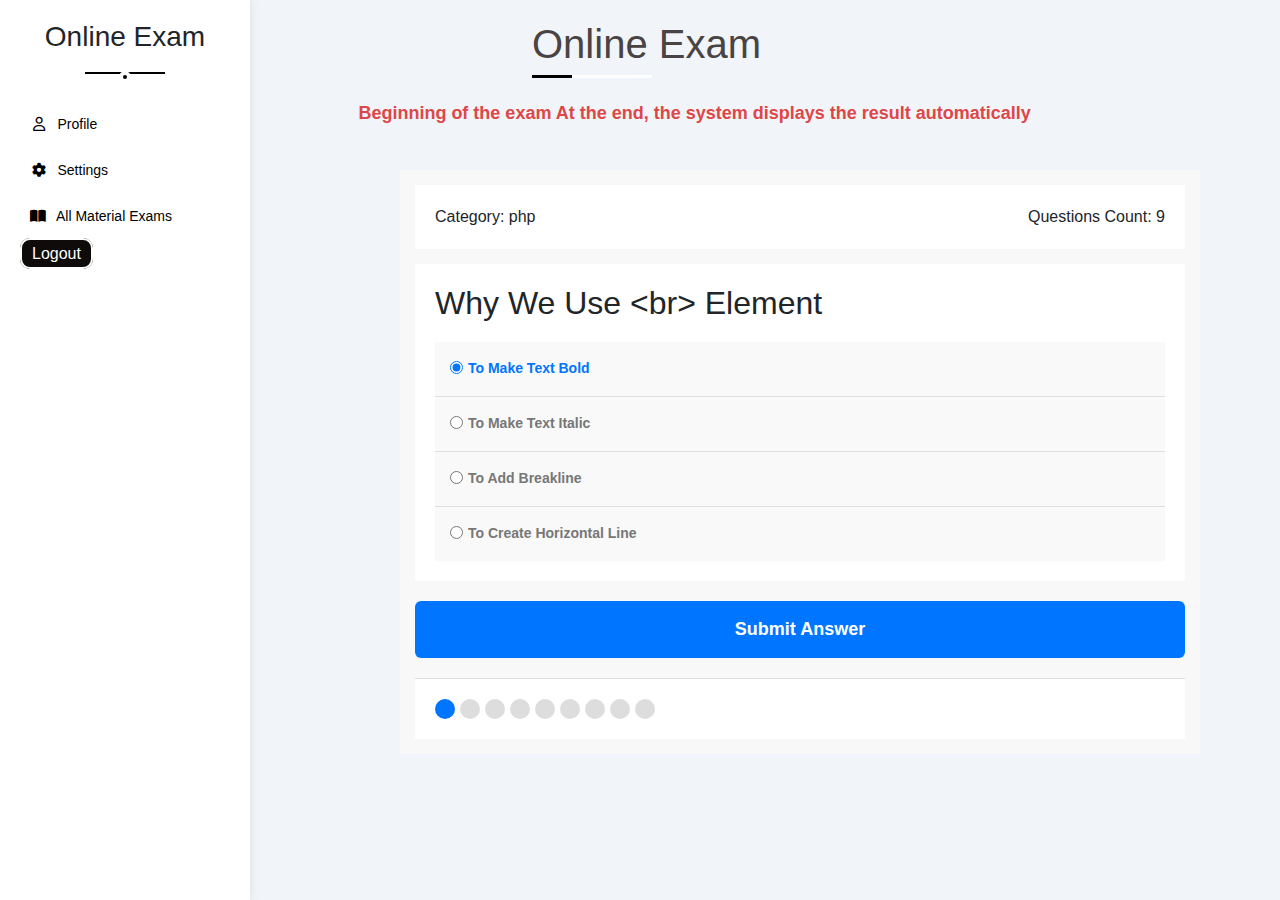
<file: exam-pages/exam mysql/Quiz-mysql.html>
<!DOCTYPE html>
<html lang="en">
  <head>
    <meta charset="UTF-8" />
    <meta name="viewport" content="width=device-width, initial-scale=1.0" />
    <title>Quiz App</title>
    <link rel="stylesheet" href="/exam-pages/exam mysql/css/bootstrap.min.css">
    <link rel="stylesheet" href="/exam-pages/exam mysql/css/Quiz App.css" />
    <link rel="stylesheet" href="/dashboard/css/master.css" />
    <link rel="stylesheet" href="/dashboard/css/framework.css" />
    <link rel="stylesheet" href="/dashboard/css/all.min.css" />
  </head>
  <body>

    <div class="page d-flex">
      <div class="sidebar bg-white p-20 p-relative">
        <h3 class="p-relative txt-c mt-0">Online Exam</h3>
        <ul>
          <li>
            <a class="d-flex align-center fs-14 c-black rad-6 p-10" href="/dashboard/profile.html">
              <i class="fa-regular fa-user fa-fw"></i>
              <span>Profile</span>
            </a>
          </li>
          <li>
            <a class="d-flex align-center fs-14 c-black rad-6 p-10" href="/dashboard/settings.html">
              <i class="fa-solid fa-gear fa-fw"></i>
              <span>Settings</span>
            </a>
          </li>
          <li>
            <a class="d-flex align-center fs-14 c-black rad-6 p-10" href="/dashboard/exam.html">
              <i class="fas fa-book-open"></i>
              <span>All Material Exams</span>
            </a>
          </li>
          <li>
            <a href="../index.html" id="logout-button">
              Logout
            </a>
          </li>
        </ul>
      </div>


    <h1><a href="index.html" style="text-decoration: none; color: rgb(73, 67, 67); display: flex; justify-content: center;">Online Exam</a></h1>
    <p>Beginning of the exam At the end, the system displays the result automatically</p>

<div class="quiz-app">
  <div class="quiz-info">
    <div class="category">Category: <span>php</span></div>
    <div class="count">Questions Count: <span></span></div>
  </div>
  <div class="quiz-area"></div>
  <div class="answers-area"></div>
  <button class="submit-button">Submit Answer</button>
  <div class="bullets">
    <div class="spans"></div>
    <div class="countdown"></div>
  </div>
  <div class="results">
  </div>
</div>
<div id="me">
  
</div>
<div>
</div>
    <script src="/exam-pages/exam mysql/js/quiz-app.js"></script>
  </body>
</html>
</file>
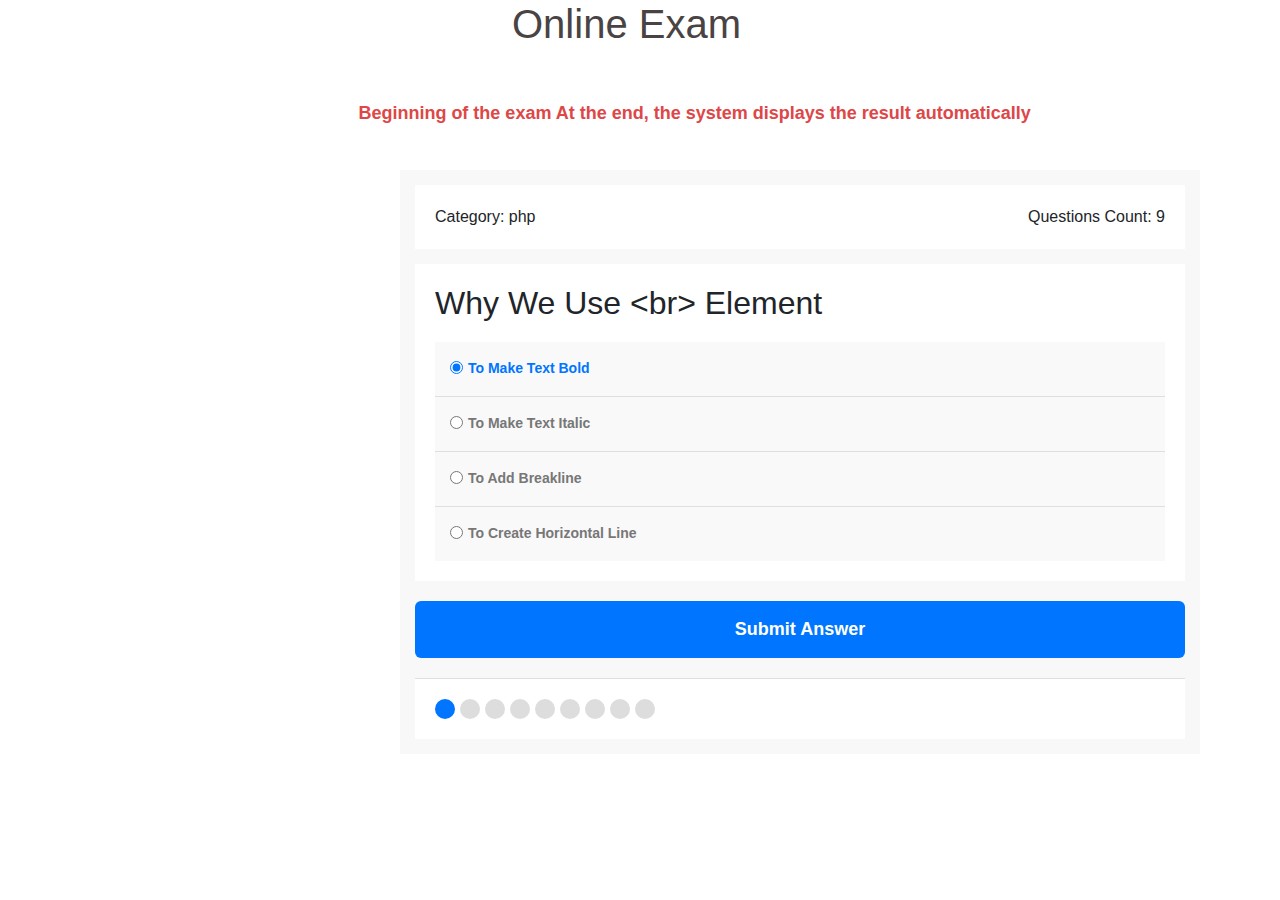
<file: exam-pages/exam php/Quiz-php.html>
<!DOCTYPE html>
<html lang="en">
  <head>
    <meta charset="UTF-8" />
    <meta name="viewport" content="width=device-width, initial-scale=1.0" />
    <title>Quiz App</title>
    <link rel="stylesheet" href="/exam-pages/exam php/css/bootstrap.min.css">
    <link rel="stylesheet" href="/exam-pages/exam php/css/Quiz App.css" />
    <link rel="stylesheet" href="/dashboard/css/master.css" />
    <link rel="stylesheet" href="/dashboard/css/framework.css" />
    <link rel="stylesheet" href="/dashboard/css/all.min.css" />
  </head>
  <body>


    <h1><a href="index.html" style="text-decoration: none; color: rgb(73, 67, 67); display: flex; justify-content: center;">Online Exam</a></h1>
    <p>Beginning of the exam At the end, the system displays the result automatically</p>

<div class="quiz-app">
  <div class="quiz-info">
    <div class="category">Category: <span>php</span></div>
    <div class="count">Questions Count: <span></span></div>
  </div>
  <div class="quiz-area"></div>
  <div class="answers-area"></div>
  <button class="submit-button">Submit Answer</button>
  <div class="bullets">
    <div class="spans"></div>
    <div class="countdown"></div>
  </div>
  <div class="results">
  </div>
</div>
<div id="me">
  
</div>
<div>
</div>
    <script src="/exam-pages/exam php/js/quiz-app.js"></script>
  </body>
</html>
</file>
<file: css/index.css>
*{
    margin: 0;
    padding: 0;
    list-style: none;
    text-decoration: none;
}
.nm {
    background-color: #344a72;
    
    font-family: "Roboto", sans-serif;
  }
  .nm .nav a{

    text-decoration: none;
    color: white;
  }
/* start nav */

.nav{
    display: flex;
    justify-content: space-around;
    align-items: center;
    color: aliceblue;
}
.nav ul{
    display: flex;
    
}
.nav ul li{
    margin-top: 20px;
    padding: 15px;
    align-items: center;
    
}
.nav ul li a{
    color: rgb(64, 0, 255);
    text-decoration: none;
    font-size: 17px;

}
.nav ul li a:hover{
    background-color: black;
    color: rgb(255, 255, 255);
    padding: 10px;
    border: 3p solid blue;
    border-radius: 10px;
}
    /* end nav */
    *{
        margin:0;
        padding:0;
    }
   .navbar{
        background-color: rgb(238, 238, 228);
    }
    .ul.a{
        font-weight: bold;
    }
    .img{
        background: url(../images/istockphoto-1256567226-170667a.jpg);
        background-attachment: fixed;
        background-position: center;
        background-size: cover;
        background-repeat: no-repeat;
        width: 100%;
        height:92.6vh ;
        position: relative;
    }
    contact .bg{
        width: 100%;
        height:92.6vh ;
        background-color: rgba(0, 0, 0, 0.611); 
    }
    .des{
        position: absolute;
        top: 10%;
        right: 40%;
    
    }
    .pp{
        position: absolute;
        top: 35%;
        right: 5%;
        font-weight: bold;
        font-size: 28px;
    }
     button{
        position: absolute;
        top: 55%;
        right: 5%;
        border: 3px solid red;
        border-radius: 20px; 
        background-color:   #860070;
    }
    button a{
        text-decoration: none; 
        font-weight: bold;
        font-size: 20px;
        padding: 15px;
        color: #ffffff;
    }
</file>
<file: css/desc.css>
*{
    margin: 0;
    padding: 0;
    list-style: none;
}
body{
    background-color: whitesmoke;
}
.rr {
    background-color: #344a72;
    
    font-family: "Roboto", sans-serif;
  }
  .rr .nav a{

    text-decoration: none;
    color: white;
  }
  .nav{
    display: flex;
    justify-content: space-around;
    align-items: center;
    color: aliceblue;
}
.nav ul{
    display: flex;
    
}
.nav ul li{
    margin-top: 20px;
    padding: 15px;
    align-items: center;
    
}
.nav ul li a{
    color: rgb(64, 0, 255);
    text-decoration: none;
    font-size: 17px;

}
.nav ul li a:hover{
    background-color: black;
    color: rgb(255, 255, 255);
    padding: 10px;
    border: 3p solid blue;
    border-radius: 10px;
}
    /* end nav */
    *{
        margin:0;
        padding:0;
    }
    nav.navbar{
        background-color: rgb(238, 238, 228);
    }
    nav.ul.a{
        font-weight: bold;
    }


.desc h2{
    color: rgb(190, 56, 56);
}
.desc{
    position: relative;
    color: black;
}
 .desc h1{
 margin-top: 50px;
 }
 /* start footer0 */
 .site-footer
{
  background-color:#26272b;
  padding:45px 0 20px;
  font-size:15px;
  line-height:24px;
  color:#737373;
}
.site-footer hr
{
  border-top-color:#bbb;
  opacity:0.5
}
.site-footer hr.small
{
  margin:20px 0
}
.site-footer h6
{
  color:#fff;
  font-size:16px;
  text-transform:uppercase;
  margin-top:5px;
  letter-spacing:2px
}
.site-footer a
{
  color:#737373;
}
.site-footer a:hover
{
  color:#3366cc;
  text-decoration:none;
}
.footer-links
{
  padding-left:0;
  list-style:none
}
.footer-links li
{
  display:block
}
.footer-links a
{
  color:#737373
}
.footer-links a:active,.footer-links a:focus,.footer-links a:hover
{
  color:#3366cc;
  text-decoration:none;
}
.footer-links.inline li
{
  display:inline-block
}
.site-footer .social-icons
{
  text-align:right
}
.site-footer .social-icons a
{
  width:40px;
  height:40px;
  line-height:40px;
  margin-left:6px;
  margin-right:0;
  border-radius:100%;
  background-color:#33353d
}
.copyright-text
{
  margin:0
}
@media (max-width:991px)
{
  .site-footer [class^=col-]
  {
    margin-bottom:30px
  }
}
@media (max-width:767px)
{
  .site-footer
  {
    padding-bottom:0
  }
  .site-footer .copyright-text,.site-footer .social-icons
  {
    text-align:center
  }
}
.social-icons
{
  padding-left:0;
  margin-bottom:0;
  list-style:none
}
.social-icons li
{
  display:inline-block;
  margin-bottom:4px
}
.social-icons li.title
{
  margin-right:15px;
  text-transform:uppercase;
  color:#96a2b2;
  font-weight:700;
  font-size:13px
}
.social-icons a{
  background-color:#eceeef;
  color:#818a91;
  font-size:16px;
  display:inline-block;
  line-height:44px;
  width:44px;
  height:44px;
  text-align:center;
  margin-right:8px;
  border-radius:100%;
  -webkit-transition:all .2s linear;
  -o-transition:all .2s linear;
  transition:all .2s linear
}
.social-icons a:active,.social-icons a:focus,.social-icons a:hover
{
  color:#fff;
  background-color:#29aafe
}
.social-icons.size-sm a
{
  line-height:34px;
  height:34px;
  width:34px;
  font-size:14px
}
.social-icons a.facebook:hover
{
  background-color:#3b5998
}
.social-icons a.twitter:hover
{
  background-color:#00aced
}
.social-icons a.linkedin:hover
{
  background-color:#007bb6
}
.social-icons a.dribbble:hover
{
  background-color:#ea4c89
}
@media (max-width:767px)
{
  .social-icons li.title
  {
    display:block;
    margin-right:0;
    font-weight:600
  }
}
/* end footer */
</file>
<file: css/login.css>
*{
    margin: 0;
    padding: 0;
    list-style: none;
    text-decoration: none;
}
/* start nav */
.nav h1 a{
    color: rgb(255, 255, 255);
    text-decoration: none;
}
.nav{
    display: flex;
    justify-content: space-around;
    align-items: center;
    color: white;
}
.nav ul{
    display: flex;
    
}
.nav ul li{
    margin-top: 20px;
    padding: 15px;
    align-items: center;
    
}
.nav ul li a{
    color: rgb(64, 0, 255);
    text-decoration: none;
    font-size: 17px;
    color: wheat;

}
.nav ul li a:hover{
    background-color: black;
    color: rgb(255, 255, 255);
    padding: 10px;
    border: 3p solid blue;
    border-radius: 10px;
}
    /* end nav */
    /* start login & singup */
#div1{
  position: absolute;
  top: 35%;
  left: 38%;
  display: none;
}
#div2{
  position: absolute;
  top: 35%;
  left: 38%;
  display: none;
}

#div1 #signup-form{
  position: absolute;
  top: 83%;
  left: 13%;
}
#div1 #name1{
  width: 400px;
  padding: 10px;
  margin-bottom: 10px;
  
}
#div1 #pass1{
  width: 400px;
  padding: 10px;
  margin-bottom: 10px;
}
#div1 #email1{
  width: 400px;
  padding: 10px;
  margin-bottom: 10px;
}
#div2 #name2{
  width: 400px;
  padding: 10px;
  margin-bottom: 10px;
}
#div2 #pass2{
  width: 400px;
  padding: 10px;
  margin-bottom: 10px;
}



    .myDIV{
        display: flex;
        
    }
    .btn1{
        background-color: salmon;
        color: black;
        border: 3px solid rgb(0, 0, 0);
        border-radius: 10px;
        padding: 5px;
        font-weight: bold;
        font-size: 15px;
    }
    .btn1:hover{
        background-color: black;
        color: white;
        border-bottom: 4px solid rgb(64, 73, 245);
        border-top: 4px solid rgb(65, 204, 0);
        border-left: 4px solid rgb(202, 162, 3);
        border-right: 4px solid rgb(176, 5, 94);
        border-radius: 8px;
        padding: 5px;
        font-weight: bold;
        font-size: 15px;
    }
    .btn2{
        background-color: salmon;
        color: black;
        border: 3px solid rgb(12, 9, 9);
        border-radius: 10px;
        padding: 10px;
        font-weight: bold;
        font-size: 15px;
    }
    .btn2:hover{
        background-color: black;
        color: white;
        border-bottom: 4px solid rgb(0, 13, 255);
        border-top: 4px solid rgb(65, 204, 0);
        border-left: 4px solid rgb(202, 162, 3);
        border-right: 4px solid rgb(176, 5, 94);
        border-radius: 10px;
        padding: 10px;
        font-weight: bold;
        font-size: 15px;
    }



    body {
        background-color: #344a72;
        font-family: "Roboto", sans-serif;
      }
      
      .signup-box {
        width: 360px;
        height: 620px;
        margin: auto;
        background-color: white;
        border-radius: 3px;
      }
      
      .login-box {
        width: 360px;
        height: 280px;
        margin: auto;
        border-radius: 3px;
        background-color: white;
      }
      
      h1 {
        text-align: center;
        padding-top: 15px;
      }
      
      h4 {
        text-align: center;
      }
      
      form {
        width: 300px;
        margin-left: 20px;
      }
      
      form label {
        display: flex;
        margin-top: 20px;
        font-size: 18px;
      }
      
      form input {
        width: 100%;
        padding: 7px;
        border: none;
        border: 1px solid gray;
        border-radius: 6px;
        outline: none;
      }
      input[type="button"] {
        width: 320px;
        height: 35px;
        margin-top: 20px;
        border: none;
        background-color: #49c1a2;
        color: white;
        font-size: 18px;
      }
      p {
        text-align: center;
        padding-top: 20px;
        font-size: 15px;
      }
      .para-2 {
        text-align: center;
        color: white;
        font-size: 15px;
        margin-top: -10px;
      }
      .para-2 a {
        color: #49c1a2;
      }
      #login_btn{
        width: 100%;
        padding: 7px;
        border: none;
        border: 1px solid gray;
        border-radius: 6px;
        outline: none;
      }
      #login_btn a{
        text-decoration: none;
        color: black;
      }
</file>
<file: dashboard/css/framework.css>
:root {
  --blue-color: #0075ff;
  --blue-alt-color: #0d69d5;
  --orange-color: #f59e0b;
  --green-color: #22c55e;
  --red-color: #f44336;
  --grey-color: #888;
}
/* Start Box */
.d-flex {
  display: flex;
}
.f-wrap {
  flex-wrap: wrap;
}
.align-center {
  align-items: center;
}
.space-between {
  justify-content: space-between;
}
.d-grid {
  display: grid;
}
.gap-20 {
  gap: 20px;
}
.d-block {
  display: block;
}
@media (max-width: 767px) {
  .block-mobile {
    display: block;
  }
  .hide-mobile {
    display: none;
  }
}
/* End Box */
/* Start Padding + Margin */
.p-10 {
  padding: 10px;
}
.p-15 {
  padding: 15px;
}
.p-20 {
  padding: 20px;
}
.pt-10 {
  padding-top: 10px;
}
.pt-15 {
  padding-top: 15px;
}
.pt-20 {
  padding-top: 20px;
}
.pb-10 {
  padding-bottom: 10px;
}
.pb-15 {
  padding-bottom: 15px;
}
.pb-20 {
  padding-bottom: 20px;
}
.pl-15 {
  padding-left: 15px;
}
.m-0 {
  margin: 0;
}
.m-15 {
  margin: 15px;
}
.m-20 {
  margin: 20px;
}
.mt-0 {
  margin-top: 0;
}
.mt-5 {
  margin-top: 5px;
}
.mt-10 {
  margin-top: 10px;
}
.mt-15 {
  margin-top: 15px;
}
.mt-20 {
  margin-top: 20px;
}
.mt-25 {
  margin-top: 25px;
}
.mr-10 {
  margin-right: 10px;
}
.mr-15 {
  margin-right: 15px;
}
.mb-5 {
  margin-bottom: 5px;
}
.mb-10 {
  margin-bottom: 10px;
}
.mb-15 {
  margin-bottom: 15px;
}
.mb-20 {
  margin-bottom: 20px;
}
.mb-25 {
  margin-bottom: 25px;
}
/* End Padding + Margin */
/* Start Color */
.c-black {
  color: black;
}
.c-white {
  color: white;
}
.c-grey {
  color: var(--grey-color);
}
.c-red {
  color: var(--red-color);
}
.c-green {
  color: var(--green-color);
}
.c-blue {
  color: var(--blue-color);
}
.c-orange {
  color: var(--orange-color);
}
.bg-red {
  background-color: var(--red-color);
}
.bg-green {
  background-color: var(--green-color);
}
.bg-blue {
  background-color: var(--blue-color);
}
.bg-orange {
  background-color: var(--orange-color);
}
.bg-white {
  background-color: white;
}
.bg-eee {
  background-color: #eee;
}
/* End Color */
/* Start Position */
.p-relative {
  position: relative;
}
.p-absolute {
  position: absolute;
}
/* End Position */
/* Start Font */
.txt-c {
  text-align: center;
}
.fs-13 {
  font-size: 13px;
}
.fs-14 {
  font-size: 14px;
}
.fs-15 {
  font-size: 15px;
}
.fs-25 {
  font-size: 25px;
}
.fw-bold {
  font-weight: bold;
}
@media (max-width: 767px) {
  .txt-c-mobile {
    text-align: center;
  }
}
/* End Font */
/* Start Border */
.rad-6 {
  border-radius: 6px;
}
.rad-10 {
  border-radius: 10px;
}
.rad-half {
  border-radius: 50%;
}
.b-none {
  border: none;
}
.border-ccc {
  border: 1px solid #ccc;
}
.border-eee {
  border: 1px solid #eee;
}

/* End Border */
/* Start Width + Height */
.w-full {
  width: 100%;
}
.w-100 {
  width: 100px;
}
.w-fit {
  width: fit-content;
}
.h-full {
  height: 100%;
}
.h-100 {
  height: 100px;
}
/* End Width + Height */
/* Start Components */
.center-flex {
  display: flex;
  align-items: center;
  justify-content: center;
}
.between-flex {
  display: flex;
  align-items: center;
  justify-content: space-between;
}
.btn-shape {
  padding: 4px 10px;
  border-radius: 6px;
}
/* End Components */
</file>
<file: dashboard/css/master.css>
:root {
  --blue-color: #0075ff;
  --blue-alt-color: #0d69d5;
  --orange-color: #f59e0b;
  --green-color: #22c55e;
  --red-color: #f44336;
  --grey-color: #888;
}
* {
  box-sizing: border-box;
}
body {
  font-family: "Open Sans", sans-serif;
  margin: 0;
}
*:focus {
  outline: none;
}
a {
  text-decoration: none;
}
ul {
  list-style: none;
  padding: 0;
}
::-webkit-scrollbar {
  width: 15px;
}
::-webkit-scrollbar-track {
  background-color: white;
}
::-webkit-scrollbar-thumb {
  background-color: var(--blue-color);
}
::-webkit-scrollbar-thumb:hover {
  background-color: var(--blue-alt-color);
}
.page {
  background-color: #f1f5f9;
  min-height: 100vh;
}
/* Start Sidebar */
.sidebar {
  width: 250px;
  box-shadow: 0 0 10px #ddd;
}
.sidebar > h3 {
  margin-bottom: 50px;
}
.sidebar > h3::before,
.sidebar > h3::after {
  content: "";
  background-color: black;
  transform: translateX(-50%);
  position: absolute;
  left: 50%;
}
.sidebar > h3::before {
  width: 80px;
  height: 2px;
  bottom: -20px;
}
.sidebar > h3::after {
  bottom: -29px;
  width: 12px;
  height: 12px;
  border-radius: 50%;
  border: 4px solid white;
}
.sidebar ul li a {
  transition: 0.3s;
  margin-bottom: 5px;
}
.sidebar ul li a:hover,
.sidebar ul li a.active {
  background-color: #f6f6f6;
}
.sidebar ul li a span {
  font-size: 14px;
  margin-left: 10px;
}
@media (max-width: 767px) {
  .sidebar {
    width: 58px;
    padding: 10px;
  }
  .sidebar > h3 {
    font-size: 13px;
    margin-bottom: 15px;
  }
  .sidebar > h3::before,
  .sidebar > h3::after {
    display: none;
  }
  .sidebar ul li a span {
    display: none;
  }
}
/* End Sidebar */
/* Start Content */
.content {
  overflow: hidden;
}
.head .search::before {
  font-family: var(--fa-style-family-classic);
  content: "\f002";
  font-weight: 900;
  position: absolute;
  left: 15px;
  top: 50%;
  transform: translateY(-50%);
  font-size: 14px;
  color: var(--grey-color);
}
.head .search input {
  border: 1px solid #ccc;
  border-radius: 10px;
  margin-left: 5px;
  padding-left: 30px;
  width: 160px;
  transition: width 0.3s;
}
.head .search input:focus {
  width: 200px;
}
.head .search input:focus::placeholder {
  opacity: 0;
}
.head .icons .notification::before {
  content: "";
  position: absolute;
  width: 10px;
  height: 10px;
  background-color: var(--red-color);
  border-radius: 50%;
  right: -5px;
  top: -5px;
}
.head .icons img {
  width: 32px;
  height: 32px;
  margin-left: 15px;
}
.page h1 {
  margin: 20px 20px 40px;
}
.page h1::before,
.page h1::after {
  content: "";
  height: 3px;
  position: absolute;
  bottom: -10px;
  left: 0;
}
.page h1::before {
  background-color: white;
  width: 120px;
}
.page h1::after {
  background-color: black;
  width: 40px;
}
.wrapper {
  grid-template-columns: repeat(auto-fill, minmax(450px, 1fr));
  margin-left: 20px;
  margin-right: 20px;
  margin-bottom: 20px;
}
@media (max-width: 767px) {
  .wrapper {
    grid-template-columns: minmax(200px, 1fr);
    margin-left: 10px;
    margin-right: 10px;
    gap: 10px;
  }
}
/* End Content */
/* Start Welcome Widget */
.welcome {
  overflow: hidden;
}
.welcome .intro img {
  width: 200px;
  margin-bottom: -10px;
}
.welcome .avatar {
  width: 64px;
  height: 64px;
  border: 2px solid white;
  border-radius: 50%;
  padding: 2px;
  box-shadow: 0 0 5px #ddd;
  margin-left: 20px;
  margin-top: -32px;
}
.welcome .body {
  border-top: 1px solid #eee;
  border-bottom: 1px solid #eee;
}
.welcome .body > div {
  flex: 1;
}
.welcome .visit {
  margin: 0 15px 15px auto;
  transition: 0.3s;
}
.welcome .visit:hover {
  background-color: var(--blue-alt-color);
}
@media (max-width: 767px) {
  .welcome .intro {
    padding-bottom: 30px;
  }
  .welcome .avatar {
    margin-left: 0;
  }
  .welcome .body > div:not(:last-child) {
    margin-bottom: 20px;
  }
}
/* End Welcome Widget */
/* Start Quick Draft Widget */
.quick-draft textarea {
  resize: none;
  min-height: 180px;
}
.quick-draft .save {
  margin-left: auto;
  transition: 0.3s;
  cursor: pointer;
}
.quick-draft .save:hover {
  background-color: var(--blue-alt-color);
}
/* End Quick Draft Widget */
/* Start Targets */
.targets .target-row .icon {
  width: 80px;
  height: 80px;
  margin-right: 15px;
}
.targets .details {
  flex: 1;
}
.targets .details .progress {
  height: 4px;
}
.targets .details .progress > span {
  position: absolute;
  left: 0;
  top: 0;
  height: 100%;
}
.targets .details .progress > span span {
  position: absolute;
  bottom: 16px;
  right: -16px;
  color: white;
  padding: 2px 5px;
  border-radius: 6px;
  font-size: 13px;
}
.targets .details .progress > span span::after {
  content: "";
  border-color: transparent;
  border-width: 5px;
  border-style: solid;
  position: absolute;
  bottom: -10px;
  left: 50%;
  transform: translateX(-50%);
}
.targets .details .progress > .blue span::after {
  border-top-color: var(--blue-color);
}
.targets .details .progress > .orange span::after {
  border-top-color: var(--orange-color);
}
.targets .details .progress > .green span::after {
  border-top-color: var(--green-color);
}
.blue .icon,
.blue .progress {
  background-color: rgb(0 117 255 / 20%);
}
.orange .icon,
.orange .progress {
  background-color: rgb(245 158 11 / 20%);
}
.green .icon,
.green .progress {
  background-color: rgb(34 197 94 / 20%);
}
/* End Targets */
/* Start Tickets */
.tickets .box {
  border: 1px solid #ccc;
  width: calc(50% - 10px);
}
@media (max-width: 767px) {
  .tickets .box {
    width: 100%;
  }
}
/* End Tickets */
/* Start Latest News */
.latest-news .news-row:not(:last-of-type) {
  margin-bottom: 20px;
  padding-bottom: 20px;
  border-bottom: 1px solid #eee;
}
.latest-news .news-row img {
  width: 100px;
  border-radius: 6px;
  margin-right: 15px;
}
.latest-news .info {
  flex-grow: 1;
}
.latest-news .info h3 {
  margin: 0 0 6px;
  font-size: 16px;
}
@media (max-width: 767px) {
  .latest-news .news-row {
    display: block;
  }
  .latest-news .news-row .label {
    margin: 10px auto;
    width: fit-content;
  }
}
/* End Latest News */
/* Start Tasks */
.tasks .task-row:not(:last-of-type) {
  margin-bottom: 15px;
  padding-bottom: 15px;
  border-bottom: 1px solid #eee;
}
.tasks .info {
  flex-grow: 1;
}
.tasks .done {
  opacity: 0.3;
}
.tasks .done h3,
.tasks .done p {
  text-decoration: line-through;
}
.tasks .delete {
  cursor: pointer;
  transition: 0.3s;
}
.tasks .delete:hover {
  color: var(--red-color);
}
/* End Tasks */
/* Start Latest Uploads */
.latest-uploads ul li:not(:last-child) {
  border-bottom: 1px solid #eee;
}
.latest-uploads ul li img {
  width: 40px;
  height: 40px;
}
/* End Latest Uploads */
/* Start Last Project */
.last-project ul::before {
  content: "";
  position: absolute;
  left: 11px;
  width: 2px;
  height: 100%;
  background-color: var(--blue-color);
}
.last-project ul li::before {
  content: "";
  width: 20px;
  height: 20px;
  display: block;
  border-radius: 50%;
  background-color: white;
  border: 2px solid white;
  outline: 2px solid var(--blue-color);
  margin-right: 15px;
  z-index: 1;
}
.last-project ul li.done::before {
  background-color: var(--blue-color);
}
.last-project ul li.current::before {
  animation: change-color 0.8s infinite alternate;
}
.last-project .launch-icon {
  position: absolute;
  width: 160px;
  right: 0;
  bottom: 0;
  opacity: 0.1;
}
/* End Last Project */
/* Start Reminders */
.reminders ul li .key {
  width: 15px;
  height: 15px;
}
.reminders ul li > .blue {
  border-left: 2px solid var(--blue-color);
}
.reminders ul li > .green {
  border-left: 2px solid var(--green-color);
}
.reminders ul li > .orange {
  border-left: 2px solid var(--orange-color);
}
.reminders ul li > .red {
  border-left: 2px solid var(--red-color);
}
/* End Reminders */
/* Start Latest Post */
.latest-post .avatar {
  width: 48px;
  height: 48px;
}
.latest-post .post-content {
  text-transform: capitalize;
  line-height: 1.8;
  border-top: 1px solid #eee;
  border-bottom: 1px solid #eee;
  min-height: 140px;
}
/* End Latest Post */
/* Start Social Media */
.social-media .box {
  padding-left: 70px;
}
.social-media .box i {
  position: absolute;
  left: 0;
  top: 0;
  width: 52px;
  transition: 0.3s;
}
.social-media .box i:hover {
  transform: rotate(5deg);
}
.social-media .twitter {
  background-color: rgb(29 161 242 / 20%);
  color: #1da1f2;
}
.social-media .twitter i,
.social-media .twitter a {
  background-color: #1da1f2;
}
.social-media .facebook {
  background-color: rgb(24 119 242 / 20%);
  color: #1da1f2;
}
.social-media .facebook i,
.social-media .facebook a {
  background-color: #1877f2;
}
.social-media .youtube {
  background-color: rgb(255 0 0 / 20%);
  color: #ff0000;
}
.social-media .youtube i,
.social-media .youtube a {
  background-color: #ff0000;
}
.social-media .linkedin {
  background-color: rgb(0 119 181 / 20%);
  color: #0077b5;
}
.social-media .linkedin i,
.social-media .linkedin a {
  background-color: #0077b5;
}
/* End Social Media */
/* Start Projects Table */
.projects .responsive-table {
  overflow-x: auto;
}
.projects table {
  min-width: 1000px;
  border-spacing: 0;
}
.projects thead td {
  background-color: #eee;
  font-weight: bold;
}
.projects table td {
  padding: 15px;
}
.projects tbody td {
  border-bottom: 1px solid #eee;
  border-left: 1px solid #eee;
  transition: 0.3s;
}
.projects table tbody tr td:last-child {
  border-right: 1px solid #eee;
}
.projects tbody tr:hover td {
  background-color: #faf7f7;
}
.projects table img {
  width: 32px;
  height: 32px;
  border-radius: 50%;
  padding: 2px;
  background-color: white;
}
.projects table img:not(:first-child) {
  margin-left: -20px;
}
.projects table .label {
  font-size: 13px;
}
/* End Projects Table */
/* Start Settings */
.settings-page {
  grid-template-columns: repeat(auto-fill, minmax(500px, 1fr));
}
@media (max-width: 767px) {
  .settings-page {
    grid-template-columns: minmax(100px, 1fr);
    margin-left: 10px;
    margin-right: 10px;
    gap: 10px;
  }
}
.settings-page .close-message {
  border: 1px solid #ccc;
  resize: none;
  min-height: 150px;
}
.settings-page .email {
  display: inline-flex;
  width: calc(100% - 80px);
}
.settings-page .sec-box {
  padding-bottom: 15px;
}
.settings-page .sec-box:not(:last-of-type) {
  border-bottom: 1px solid #eee;
}
.settings-page .sec-box .button {
  transition: 0.3s;
}
.settings-page .sec-box .button:hover {
  background-color: var(--blue-alt-color);
}
.settings-page .social-boxes i {
  width: 40px;
  height: 40px;
  background-color: #f6f6f6;
  border: 1px solid #ddd;
  border-right: none;
  border-radius: 6px 0 0 6px;
  transition: 0.3s;
}
.settings-page .social-boxes input {
  height: 40px;
  background-color: #f6f6f6;
  border: 1px solid #ddd;
  padding-left: 10px;
  border-radius: 0 6px 6px 0;
}
.settings-page .social-boxes > div:focus-within i {
  color: black;
}
.widgets-control .control input[type="checkbox"] {
  -webkit-appearance: none;
  appearance: none;
}
.widgets-control .control label {
  padding-left: 30px;
  cursor: pointer;
  position: relative;
}
.widgets-control .control label::before,
.widgets-control .control label::after {
  position: absolute;
  left: 0;
  top: 50%;
  margin-top: -9px;
  border-radius: 4px;
}
.widgets-control .control label::before {
  content: "";
  width: 14px;
  height: 14px;
  border: 2px solid var(--grey-color);
}
.widgets-control .control label:hover::before {
  border-color: var(--blue-alt-color);
}
.widgets-control .control label::after {
  font-family: var(--fa-style-family-classic);
  content: "\f00c";
  font-weight: 900;
  background-color: var(--blue-color);
  color: white;
  font-size: 12px;
  width: 18px;
  height: 18px;
  display: flex;
  justify-content: center;
  align-items: center;
  transform: scale(0) rotate(360deg);
  transition: 0.3s;
}
.widgets-control .control input[type="checkbox"]:checked + label::after {
  transform: scale(1);
}
.backup-control input[type="radio"] {
  -webkit-appearance: none;
  appearance: none;
}
.backup-control .date label {
  padding-left: 30px;
  cursor: pointer;
  position: relative;
}
.backup-control .date label::before {
  content: "";
  position: absolute;
  top: 50%;
  left: 0;
  margin-top: -11px;
  width: 18px;
  height: 18px;
  border: 2px solid var(--grey-color);
  border-radius: 50%;
}
.backup-control .date label::after {
  content: "";
  position: absolute;
  left: 5px;
  top: 5px;
  width: 12px;
  height: 12px;
  background: var(--blue-color);
  border-radius: 50%;
  transition: 0.3s;
  transform: scale(0);
}
.backup-control .date input[type="radio"]:checked + label::before {
  border-color: var(--blue-color);
}
.backup-control .date input[type="radio"]:checked + label::after {
  transform: scale(1);
}
.backup-control .servers {
  border-top: 1px solid #eee;
  padding-top: 20px;
}
@media (max-width: 767px) {
  .backup-control .servers {
    flex-wrap: wrap;
  }
}
.backup-control .servers .server {
  border: 2px solid #eee;
  position: relative;
}
.backup-control .servers .server label {
  cursor: pointer;
}
.backup-control .servers input[type="radio"]:checked + .server {
  border-color: var(--blue-color);
  color: var(--blue-color);
}
.toggle-checkbox {
  -webkit-appearance: none;
  appearance: none;
  display: none;
}
.toggle-switch {
  background-color: #ccc;
  width: 78px;
  height: 32px;
  border-radius: 16px;
  position: relative;
  transition: 0.3s;
  cursor: pointer;
}
.toggle-switch::before {
  font-family: var(--fa-style-family-classic);
  content: "\f00d";
  font-weight: 900;
  background-color: white;
  width: 24px;
  height: 24px;
  position: absolute;
  border-radius: 50%;
  top: 4px;
  left: 4px;
  display: flex;
  justify-content: center;
  align-items: center;
  color: #aaa;
  transition: 0.3s;
}
.toggle-checkbox:checked + .toggle-switch {
  background-color: var(--blue-color);
}
.toggle-checkbox:checked + .toggle-switch::before {
  content: "\f00c";
  left: 50px;
  color: var(--blue-color);
}
.settings-page :disabled {
  cursor: no-drop;
  background-color: #f0f4f8;
  color: #bbb;
}
/* End Settings */
/* Start Profile Page */
@media (max-width: 767px) {
  .profile-page .overview {
    flex-direction: column;
  }
}
.profile-page .avatar-box {
  width: 300px;
}
@media (min-width: 768px) {
  .profile-page .avatar-box {
    border-right: 1px solid #eee;
  }
}
.profile-page .avatar-box > img {
  width: 120px;
  height: 120px;
}
.profile-page .avatar-box .level {
  height: 6px;
  overflow: hidden;
  margin: auto;
  width: 70%;
}
.profile-page .avatar-box .level span {
  position: absolute;
  left: 0;
  top: 0;
  height: 100%;
  background-color: var(--blue-color);
  border-radius: 6px;
}
.profile-page .info-box .box {
  flex-wrap: wrap;
  border-bottom: 1px solid #eee;
  transition: 0.3s;
}
.profile-page .info-box .box:hover {
  background-color: #f9f9f9;
}
.profile-page .info-box .box > div {
  min-width: 250px;
  padding: 10px 0 0;
}
.profile-page .info-box h4 {
  font-weight: normal;
}
/* Start Training Code */
.profile-page .info-box .toggle-switch {
  height: 20px;
}
@media (max-width: 767px) {
  .profile-page .info-box .toggle-switch {
    margin: auto;
  }
}
.profile-page .info-box .toggle-switch::before {
  width: 12px;
  height: 12px;
  font-size: 8px;
}
.profile-page .info-box .toggle-checkbox:checked + .toggle-switch::before {
  left: 62px;
}
/* End Training Code */
@media (max-width: 767px) {
  .profile-page .other-data {
    flex-direction: column;
  }
}
.profile-page .skills-card {
  flex-grow: 1;
}
.profile-page .skills-card ul li {
  padding: 15px 0;
}
.profile-page .skills-card ul li:not(:last-child) {
  border-bottom: 1px solid #eee;
}
.profile-page .skills-card ul li span {
  display: inline-flex;
  padding: 4px 10px;
  background-color: #eee;
  border-radius: 6px;
  font-size: 14px;
}
.profile-page .skills-card ul li span:not(:last-child) {
  margin-right: 5px;
}
.profile-page .activities {
  flex-grow: 2;
}
.profile-page .activity:not(:last-of-type) {
  border-bottom: 1px solid #eee;
  padding-bottom: 20px;
  margin-bottom: 20px;
}
.profile-page .activity img {
  width: 64px;
  height: 64px;
  margin-right: 10px;
}
@media (min-width: 768px) {
  .profile-page .activity .date {
    margin-left: auto;
    text-align: right;
  }
}
@media (max-width: 767px) {
  .profile-page .activity {
    flex-direction: column;
  }
  .profile-page .activity img {
    margin-right: 0;
    margin-bottom: 15px;
  }
  .profile-page .activity .date {
    margin-top: 15px;
  }
}
/* End Profile Page */
/* Start Projects Page */
.projects-page {
  grid-template-columns: repeat(auto-fill, minmax(500px, 1fr));
}
@media (max-width: 767px) {
  .projects-page {
    grid-template-columns: minmax(200px, 1fr);
    margin-left: 10px;
    margin-right: 10px;
    gap: 10px;
  }
}
.projects-page .project .date {
  position: absolute;
  right: 10px;
  top: 10px;
}
.projects-page .project h4 {
  font-weight: normal;
}
.projects-page .project .team {
  position: relative;
  min-height: 80px;
}
.projects-page .project .team a {
  position: absolute;
  left: 0;
  bottom: 0;
}
.projects-page .project .team a:nth-child(2) {
  left: 25px;
}
.projects-page .project .team a:nth-child(3) {
  left: 50px;
}
.projects-page .project .team a:nth-child(4) {
  left: 75px;
}
.projects-page .project .team a:nth-child(5) {
  left: 100px;
}
.projects-page .project .team a:hover {
  z-index: 1000;
}
.projects-page .project .team img {
  width: 40px;
  height: 40px;
  border-radius: 50%;
  border: 2px solid white;
}
.projects-page .project .do {
  justify-content: flex-end;
  border-top: 1px solid #eee;
  padding-top: 15px;
  margin-top: 15px;
}
@media (max-width: 767px) {
  .projects-page .project .do {
    flex-direction: column;
  }
}
.projects-page .project .do span {
  padding: 3px 8px;
  margin-left: 5px;
  width: fit-content;
}
@media (max-width: 767px) {
  .projects-page .project .do span:not(:last-child) {
    margin-bottom: 15px;
  }
}
.projects-page .project .info {
  border-top: 1px solid #eee;
  margin-top: 15px;
  padding-top: 15px;
}
@media (max-width: 767px) {
  .projects-page .project .info {
    flex-direction: column;
  }
}
.projects-page .project .prog {
  height: 8px;
  width: 260px;
  position: relative;
  border-radius: 6px;
}
@media (max-width: 767px) {
  .projects-page .project .prog {
    margin-bottom: 15px;
  }
}
.projects-page .project .prog span {
  position: absolute;
  left: 0;
  top: 0;
  height: 100%;
  border-radius: 6px;
}
/* End Projects Page */
/* Start Courses Page */
.courses-page {
  grid-template-columns: repeat(auto-fill, minmax(300px, 1fr));
}
@media (max-width: 767px) {
  .courses-page {
    grid-template-columns: minmax(200px, 1fr);
    margin-left: 10px;
    margin-right: 10px;
    gap: 10px;
  }
}
.courses-page .course {
  overflow: hidden;
}
.courses-page .course .cover {
  max-width: 100%;
}
.courses-page .course .instructor {
  position: absolute;
  width: 64px;
  height: 64px;
  border-radius: 50%;
  top: 20px;
  left: 20px;
  border: 2px solid white;
}
.courses-page .course .description {
  line-height: 1.6;
}
.courses-page .course .info {
  border-top: 1px solid #eee;
  font-size: 13px;
}
.courses-page .course .info .title {
  position: absolute;
  top: -13px;
  left: 50%;
  transform: translateX(-50%);
  font-size: 13px;
}
/* End Courses Page */
/* Start Friends Page */
.friends-page {
  grid-template-columns: repeat(auto-fill, minmax(300px, 1fr));
}
@media (max-width: 767px) {
  .friends-page {
    grid-template-columns: minmax(200px, 1fr);
    margin-left: 10px;
    margin-right: 10px;
    gap: 10px;
  }
}
.friends-page .contact {
  position: absolute;
  left: 10px;
  top: 10px;
}
.friends-page .contact i {
  background-color: #eee;
  padding: 10px;
  border-radius: 50%;
  color: #666;
  font-size: 13px;
  cursor: pointer;
  transition: 0.3s;
}
.friends-page .contact i:hover {
  background-color: var(--blue-color);
  color: white;
}
.friends-page .friend .icons {
  border-top: 1px solid #eee;
  border-bottom: 1px solid #eee;
  margin-top: 15px;
  margin-bottom: 15px;
  padding-top: 15px;
  padding-bottom: 15px;
}
.friends-page .friend .icons i {
  margin-right: 5px;
}
.friends-page .friend .icons .vip {
  position: absolute;
  right: 0;
  top: 50%;
  transform: translateY(-50%);
  font-size: 40px;
  opacity: 0.2;
}
/* End Friends Page */
/* Start Files Page */
.files-page {
  flex-direction: row-reverse;
  align-items: flex-start;
}
@media (max-width: 767px) {
  .files-page {
    flex-direction: column;
    align-items: normal;
  }
}
.files-page .files-stats {
  min-width: 260px;
}
.files-page .files-stats .icon {
  width: 40px;
  height: 40px;
  margin-right: 10px;
}
.files-page .files-stats .size {
  margin-left: auto;
}
.files-page .files-stats .blue {
  background-color: rgb(0 117 255 / 20%);
}
.files-page .files-stats .green {
  background-color: rgb(34 197 94 / 20%);
}
.files-page .files-stats .red {
  background-color: rgb(244 67 54 / 20%);
}
.files-page .files-stats .orange {
  background-color: rgb(245 158 11 / 20%);
}
.files-page .files-stats .upload {
  margin: 15px auto 0;
  padding: 10px 15px;
  transition: 0.3s;
}
.files-page .files-stats .upload:hover {
  background-color: var(--blue-alt-color);
}
.files-page .files-stats .upload:hover i {
  animation: go-up 0.8s infinite;
}
.files-page .files-content {
  flex: 1;
  grid-template-columns: repeat(auto-fill, minmax(200px, 1fr));
}
.files-page .files-content img {
  width: 64px;
  height: 64px;
  transition: 0.3s;
}
.files-page .files-content .file:hover img {
  transform: rotate(5deg);
}
.files-page .files-content .info {
  border-top: 1px solid #eee;
}
/* End Files Page */
/* Start Plans Page */
.plans-page {
  grid-template-columns: repeat(auto-fill, minmax(450px, 1fr));
}
@media (max-width: 767px) {
  .plans-page {
    grid-template-columns: minmax(250px, 1fr);
    margin-left: 10px;
    margin-right: 10px;
    gap: 10px;
  }
}
.plans-page .plan .top {
  border: 3px solid white;
  outline: 3px solid transparent;
}
.plans-page .plan.green .top {
  outline-color: var(--green-color);
}
.plans-page .plan.blue .top {
  outline-color: var(--blue-color);
}
.plans-page .plan.orange .top {
  outline-color: var(--orange-color);
}
.plans-page .plan .price {
  position: relative;
  font-size: 40px;
  width: fit-content;
  margin: auto;
}
.plans-page .plan .price span {
  position: absolute;
  left: -20px;
  top: 0;
  font-size: 25px;
}
.plans-page .plan ul li {
  padding: 15px 0;
  display: flex;
  align-items: center;
  font-size: 15px;
  border-bottom: 1px solid #eee;
}
.plans-page .plan ul li .yes {
  color: var(--green-color);
}
.plans-page .plan ul li i:not(.yes, .help) {
  color: var(--red-color);
}
.plans-page .plan ul li i:first-child {
  font-size: 18px;
  margin-right: 5px;
}
.plans-page .plan ul li .help {
  color: var(--grey-color);
  margin-left: auto;
  cursor: pointer;
}
/* End Plans Page */
/* Start Animation */
@keyframes change-color {
  from {
    background-color: var(--blue-color);
  }
  to {
    background-color: white;
  }
}
@keyframes go-up {
  0%,
  100% {
    transform: translateY(0);
  }
  50% {
    transform: translateY(-5px);
  }
}
/* End Animation */
/* start lougout */
#logout-button {
  background-color: rgb(15, 11, 11);
  color: white;
  padding: 5px 10px;
  border: 2px solid white;
  border-radius: 10px;
}

#logout-button[disabled] {
  background-color: lightgray;
  color: gray;
}
/* end lougout */
</file>
<file: exam-pages/exam css/css/Quiz App.css>
* {
    box-sizing: border-box;
    text-decoration: none;
}
body {
    font-family: Tahoma, Arial;
}
h1{
    color: white;
    position: absolute;
    top: 0;
    left: 40%;
}

p{
    color: rgb(222, 71, 71);
    position: absolute;
    top: 100px;
    left: 28%;
    font-weight: bold;
    font-size: 18px;
}
/* start quiz app */
.quiz-app{
    margin: 20px auto;
    width: 800px;
    background-color: #f8f8f8;
    padding: 15px;
    position: absolute;
    top: 150px;
    left: 400px;
}
.quiz-app .quiz-info {
    display: flex;
    background-color: #fff;
    padding: 20px;
}
.quiz-app .quiz-info .category {
    flex: 1;
}
  .quiz-app .quiz-info .count {
      flex: 1;
      text-align: right;
    }
    .quiz-app .quiz-area {
        background-color: #fff;
        padding: 20px;
        margin-top: 15px;
    }
    .quiz-app .quiz-area h2 {
        margin: 0;
    }
    .quiz-app .answers-area {
        background-color: #fff;
        padding: 0 20px 20px;
    }
    .quiz-app .answers-area .answer {
        background-color: #f9f9f9;
        padding: 15px;
    }
    .quiz-app .answers-area .answer:not(:last-child) {
        border-bottom: 1px solid #dfdfdf;
    }
    .quiz-app .answers-area .answer input[type="Radio"]:checked + label {
        color: #0075ff;
    }
    .quiz-app .answers-area .answer label {
        cursor: pointer;
        font-weight: bold;
        color: #777;
        font-size: 14px;
    margin-left: 5px;
    position: relative;
    top: -1px;
}
.quiz-app .submit-button {
    background-color: #0075ff;
    display: block;
    width: 100%;
    padding: 15px;
    border: none;
    color: #fff;
    font-weight: bold;
    font-size: 18px;
    cursor: pointer;
    border-radius: 6px;
    margin: 20px auto;
}
.quiz-app .submit-button:focus {
    outline: none;
}
.quiz-app .bullets {
    border-top: 1px solid #dfdfdf;
    background-color: #fff;
    display: flex;
    padding: 20px;
}
.quiz-app .bullets .spans {
    flex: 1;
    display: flex;
}
.quiz-app .bullets .spans span {
    width: 20px;
    height: 20px;
    background-color: #ddd;
    margin-right: 5px;
    border-radius: 50%;
}
.quiz-app .bullets .spans span.on {
    background-color: #0075ff;
}
.quiz-app .results span {
    font-weight: bold;
}
.quiz-app .results span.bad {
    color: #dc0a0a;
}
.quiz-app .results span.good {
    color: #009688;
}
.quiz-app .results span.perfect {
    color: #0075ff;
}
/* end quiz app */
</file>
<file: exam-pages/exam html/css/Quiz App.css>
* {
    box-sizing: border-box;
    text-decoration: none;
}
body {
    font-family: Tahoma, Arial;
}
h1{
    color: white;
    position: absolute;
    top: 0;
    left: 40%;
}

p{
    color: rgb(222, 71, 71);
    position: absolute;
    top: 100px;
    left: 28%;
    font-weight: bold;
    font-size: 18px;
}
/* start quiz app */
.quiz-app{
    margin: 20px auto;
    width: 800px;
    background-color: #f8f8f8;
    padding: 15px;
    position: absolute;
    top: 150px;
    left: 400px;
}
.quiz-app .quiz-info {
    display: flex;
    background-color: #fff;
    padding: 20px;
}
.quiz-app .quiz-info .category {
    flex: 1;
}
  .quiz-app .quiz-info .count {
      flex: 1;
      text-align: right;
    }
    .quiz-app .quiz-area {
        background-color: #fff;
        padding: 20px;
        margin-top: 15px;
    }
    .quiz-app .quiz-area h2 {
        margin: 0;
    }
    .quiz-app .answers-area {
        background-color: #fff;
        padding: 0 20px 20px;
    }
    .quiz-app .answers-area .answer {
        background-color: #f9f9f9;
        padding: 15px;
    }
    .quiz-app .answers-area .answer:not(:last-child) {
        border-bottom: 1px solid #dfdfdf;
    }
    .quiz-app .answers-area .answer input[type="Radio"]:checked + label {
        color: #0075ff;
    }
    .quiz-app .answers-area .answer label {
        cursor: pointer;
        font-weight: bold;
        color: #777;
        font-size: 14px;
    margin-left: 5px;
    position: relative;
    top: -1px;
}
.quiz-app .submit-button {
    background-color: #0075ff;
    display: block;
    width: 100%;
    padding: 15px;
    border: none;
    color: #fff;
    font-weight: bold;
    font-size: 18px;
    cursor: pointer;
    border-radius: 6px;
    margin: 20px auto;
}
.quiz-app .submit-button:focus {
    outline: none;
}
.quiz-app .bullets {
    border-top: 1px solid #dfdfdf;
    background-color: #fff;
    display: flex;
    padding: 20px;
}
.quiz-app .bullets .spans {
    flex: 1;
    display: flex;
}
.quiz-app .bullets .spans span {
    width: 20px;
    height: 20px;
    background-color: #ddd;
    margin-right: 5px;
    border-radius: 50%;
}
.quiz-app .bullets .spans span.on {
    background-color: #0075ff;
}
.quiz-app .results span {
    font-weight: bold;
}
.quiz-app .results span.bad {
    color: #dc0a0a;
}
.quiz-app .results span.good {
    color: #009688;
}
.quiz-app .results span.perfect {
    color: #0075ff;
}
/* end quiz app */
/* Start Welcome Widget */
.welcome {
    overflow: hidden;
  }
  .welcome .intro img {
    width: 200px;
    margin-bottom: -10px;
  }
  .welcome .avatar {
    width: 64px;
    height: 64px;
    border: 2px solid white;
    border-radius: 50%;
    padding: 2px;
    box-shadow: 0 0 5px #ddd;
    margin-left: 20px;
    margin-top: -32px;
  }
  .welcome .body {
    border-top: 1px solid #eee;
    border-bottom: 1px solid #eee;
  }
  .welcome .body > div {
    flex: 1;
  }
  .welcome .visit {
    margin: 0 15px 15px auto;
    transition: 0.3s;
  }
  .welcome .visit:hover {
    background-color: var(--blue-alt-color);
  }
  @media (max-width: 767px) {
    .welcome .intro {
      padding-bottom: 30px;
    }
    .welcome .avatar {
      margin-left: 0;
    }
    .welcome .body > div:not(:last-child) {
      margin-bottom: 20px;
    }
  }
  /* End Welcome Widget */
</file>
<file: exam-pages/exam javascript/css/Quiz App.css>
* {
    box-sizing: border-box;
    text-decoration: none;
}
body {
    font-family: Tahoma, Arial;
}
h1{
    color: white;
    position: absolute;
    top: 0;
    left: 40%;
}

p{
    color: rgb(222, 71, 71);
    position: absolute;
    top: 100px;
    left: 28%;
    font-weight: bold;
    font-size: 18px;
}
/* start quiz app */
.quiz-app{
    margin: 20px auto;
    width: 800px;
    background-color: #f8f8f8;
    padding: 15px;
    position: absolute;
    top: 150px;
    left: 400px;
}
.quiz-app .quiz-info {
    display: flex;
    background-color: #fff;
    padding: 20px;
}
.quiz-app .quiz-info .category {
    flex: 1;
}
  .quiz-app .quiz-info .count {
      flex: 1;
      text-align: right;
    }
    .quiz-app .quiz-area {
        background-color: #fff;
        padding: 20px;
        margin-top: 15px;
    }
    .quiz-app .quiz-area h2 {
        margin: 0;
    }
    .quiz-app .answers-area {
        background-color: #fff;
        padding: 0 20px 20px;
    }
    .quiz-app .answers-area .answer {
        background-color: #f9f9f9;
        padding: 15px;
    }
    .quiz-app .answers-area .answer:not(:last-child) {
        border-bottom: 1px solid #dfdfdf;
    }
    .quiz-app .answers-area .answer input[type="Radio"]:checked + label {
        color: #0075ff;
    }
    .quiz-app .answers-area .answer label {
        cursor: pointer;
        font-weight: bold;
        color: #777;
        font-size: 14px;
    margin-left: 5px;
    position: relative;
    top: -1px;
}
.quiz-app .submit-button {
    background-color: #0075ff;
    display: block;
    width: 100%;
    padding: 15px;
    border: none;
    color: #fff;
    font-weight: bold;
    font-size: 18px;
    cursor: pointer;
    border-radius: 6px;
    margin: 20px auto;
}
.quiz-app .submit-button:focus {
    outline: none;
}
.quiz-app .bullets {
    border-top: 1px solid #dfdfdf;
    background-color: #fff;
    display: flex;
    padding: 20px;
}
.quiz-app .bullets .spans {
    flex: 1;
    display: flex;
}
.quiz-app .bullets .spans span {
    width: 20px;
    height: 20px;
    background-color: #ddd;
    margin-right: 5px;
    border-radius: 50%;
}
.quiz-app .bullets .spans span.on {
    background-color: #0075ff;
}
.quiz-app .results span {
    font-weight: bold;
}
.quiz-app .results span.bad {
    color: #dc0a0a;
}
.quiz-app .results span.good {
    color: #009688;
}
.quiz-app .results span.perfect {
    color: #0075ff;
}
/* end quiz app */

.me{
    display: none;
    position: absolute;
    top: 50%;
    left: 50%;
}
</file>
<file: exam-pages/exam mysql/css/Quiz App.css>
* {
    box-sizing: border-box;
    text-decoration: none;
}
body {
    font-family: Tahoma, Arial;
}
h1{
    color: white;
    position: absolute;
    top: 0;
    left: 40%;
}

p{
    color: rgb(222, 71, 71);
    position: absolute;
    top: 100px;
    left: 28%;
    font-weight: bold;
    font-size: 18px;
}
/* start quiz app */
.quiz-app{
    margin: 20px auto;
    width: 800px;
    background-color: #f8f8f8;
    padding: 15px;
    position: absolute;
    top: 150px;
    left: 400px;
}
.quiz-app .quiz-info {
    display: flex;
    background-color: #fff;
    padding: 20px;
}
.quiz-app .quiz-info .category {
    flex: 1;
}
  .quiz-app .quiz-info .count {
      flex: 1;
      text-align: right;
    }
    .quiz-app .quiz-area {
        background-color: #fff;
        padding: 20px;
        margin-top: 15px;
    }
    .quiz-app .quiz-area h2 {
        margin: 0;
    }
    .quiz-app .answers-area {
        background-color: #fff;
        padding: 0 20px 20px;
    }
    .quiz-app .answers-area .answer {
        background-color: #f9f9f9;
        padding: 15px;
    }
    .quiz-app .answers-area .answer:not(:last-child) {
        border-bottom: 1px solid #dfdfdf;
    }
    .quiz-app .answers-area .answer input[type="Radio"]:checked + label {
        color: #0075ff;
    }
    .quiz-app .answers-area .answer label {
        cursor: pointer;
        font-weight: bold;
        color: #777;
        font-size: 14px;
    margin-left: 5px;
    position: relative;
    top: -1px;
}
.quiz-app .submit-button {
    background-color: #0075ff;
    display: block;
    width: 100%;
    padding: 15px;
    border: none;
    color: #fff;
    font-weight: bold;
    font-size: 18px;
    cursor: pointer;
    border-radius: 6px;
    margin: 20px auto;
}
.quiz-app .submit-button:focus {
    outline: none;
}
.quiz-app .bullets {
    border-top: 1px solid #dfdfdf;
    background-color: #fff;
    display: flex;
    padding: 20px;
}
.quiz-app .bullets .spans {
    flex: 1;
    display: flex;
}
.quiz-app .bullets .spans span {
    width: 20px;
    height: 20px;
    background-color: #ddd;
    margin-right: 5px;
    border-radius: 50%;
}
.quiz-app .bullets .spans span.on {
    background-color: #0075ff;
}
.quiz-app .results span {
    font-weight: bold;
}
.quiz-app .results span.bad {
    color: #dc0a0a;
}
.quiz-app .results span.good {
    color: #009688;
}
.quiz-app .results span.perfect {
    color: #0075ff;
}
/* end quiz app */

.me{
    display: none;
    position: absolute;
    top: 50%;
    left: 50%;
}
</file>
<file: exam-pages/exam php/css/Quiz App.css>
* {
    box-sizing: border-box;
    text-decoration: none;
}
body {
    font-family: Tahoma, Arial;
}
h1{
    color: white;
    position: absolute;
    top: 0;
    left: 40%;
}

p{
    color: rgb(222, 71, 71);
    position: absolute;
    top: 100px;
    left: 28%;
    font-weight: bold;
    font-size: 18px;
}
/* start quiz app */
.quiz-app{
    margin: 20px auto;
    width: 800px;
    background-color: #f8f8f8;
    padding: 15px;
    position: absolute;
    top: 150px;
    left: 400px;
}
.quiz-app .quiz-info {
    display: flex;
    background-color: #fff;
    padding: 20px;
}
.quiz-app .quiz-info .category {
    flex: 1;
}
  .quiz-app .quiz-info .count {
      flex: 1;
      text-align: right;
    }
    .quiz-app .quiz-area {
        background-color: #fff;
        padding: 20px;
        margin-top: 15px;
    }
    .quiz-app .quiz-area h2 {
        margin: 0;
    }
    .quiz-app .answers-area {
        background-color: #fff;
        padding: 0 20px 20px;
    }
    .quiz-app .answers-area .answer {
        background-color: #f9f9f9;
        padding: 15px;
    }
    .quiz-app .answers-area .answer:not(:last-child) {
        border-bottom: 1px solid #dfdfdf;
    }
    .quiz-app .answers-area .answer input[type="Radio"]:checked + label {
        color: #0075ff;
    }
    .quiz-app .answers-area .answer label {
        cursor: pointer;
        font-weight: bold;
        color: #777;
        font-size: 14px;
    margin-left: 5px;
    position: relative;
    top: -1px;
}
.quiz-app .submit-button {
    background-color: #0075ff;
    display: block;
    width: 100%;
    padding: 15px;
    border: none;
    color: #fff;
    font-weight: bold;
    font-size: 18px;
    cursor: pointer;
    border-radius: 6px;
    margin: 20px auto;
}
.quiz-app .submit-button:focus {
    outline: none;
}
.quiz-app .bullets {
    border-top: 1px solid #dfdfdf;
    background-color: #fff;
    display: flex;
    padding: 20px;
}
.quiz-app .bullets .spans {
    flex: 1;
    display: flex;
}
.quiz-app .bullets .spans span {
    width: 20px;
    height: 20px;
    background-color: #ddd;
    margin-right: 5px;
    border-radius: 50%;
}
.quiz-app .bullets .spans span.on {
    background-color: #0075ff;
}
.quiz-app .results span {
    font-weight: bold;
}
.quiz-app .results span.bad {
    color: #dc0a0a;
}
.quiz-app .results span.good {
    color: #009688;
}
.quiz-app .results span.perfect {
    color: #0075ff;
}
/* end quiz app */

.me{
    display: none;
    position: absolute;
    top: 50%;
    left: 50%;
}
</file>
